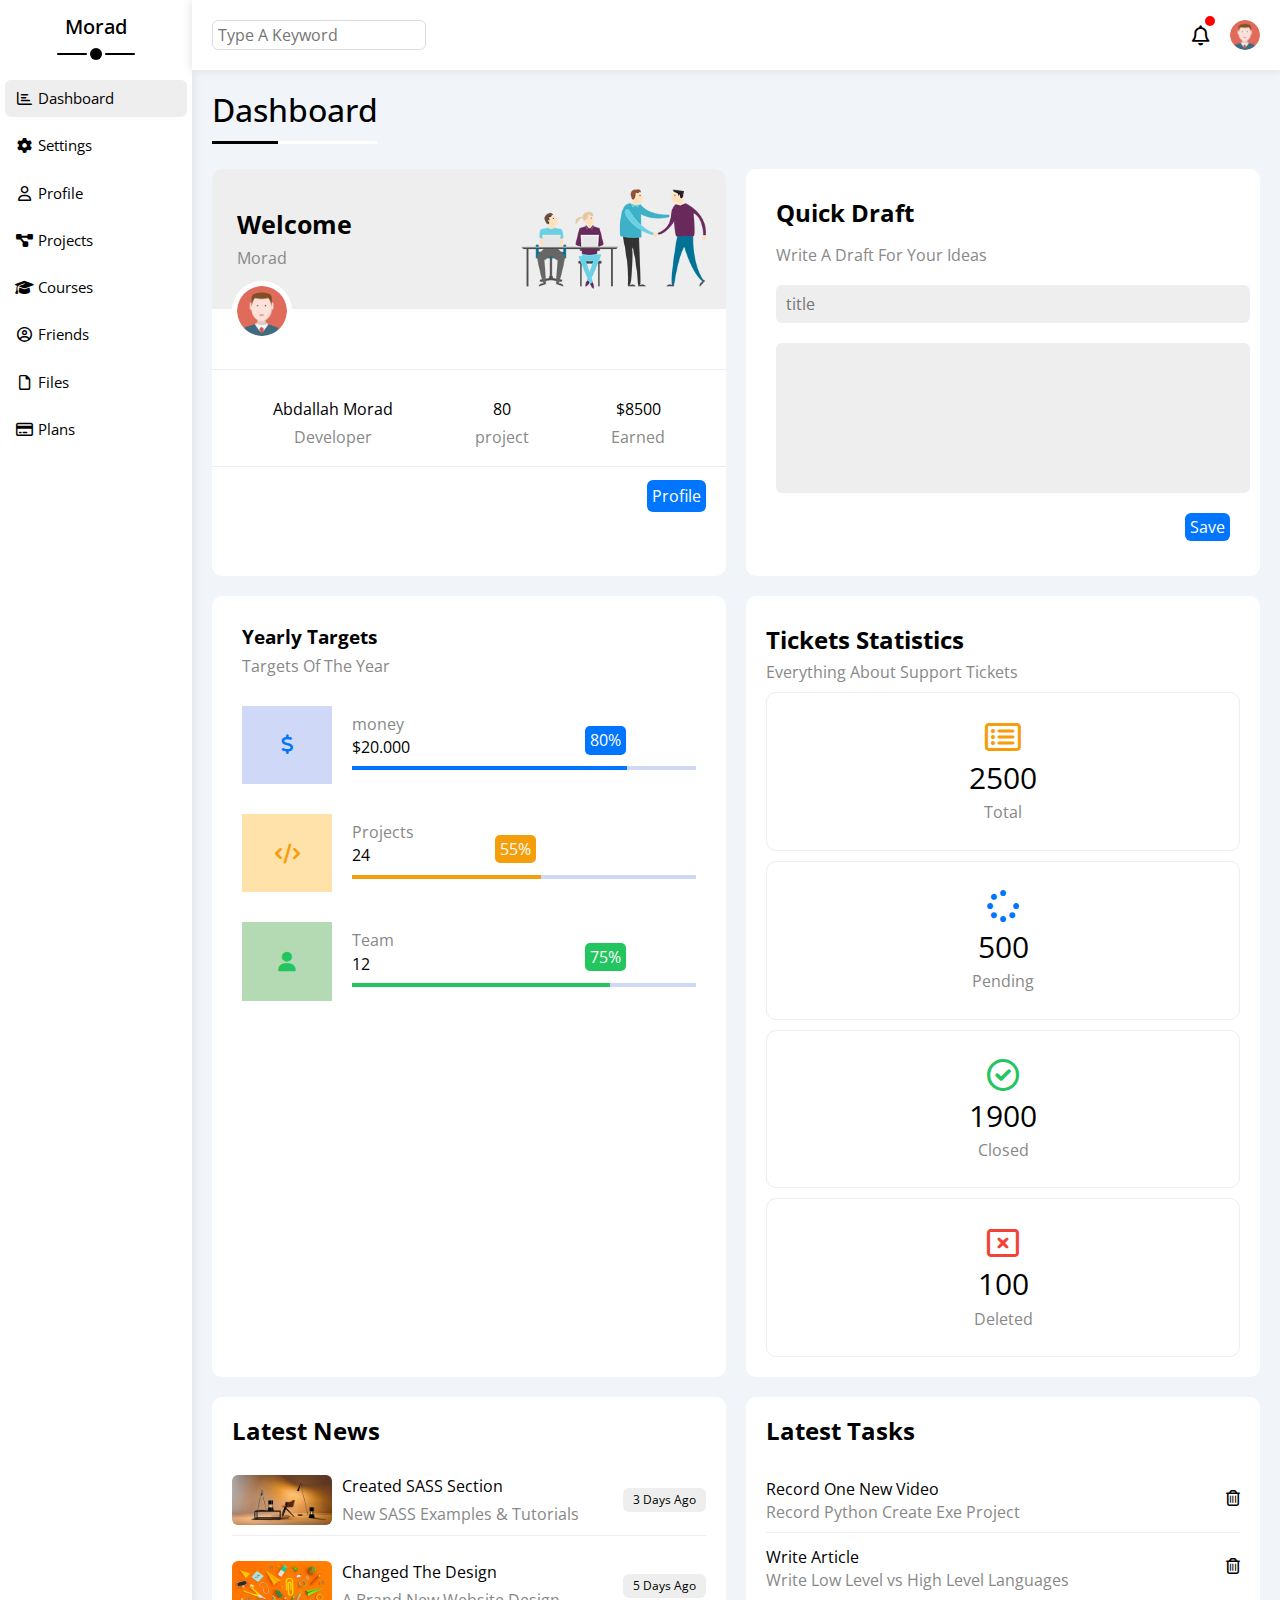
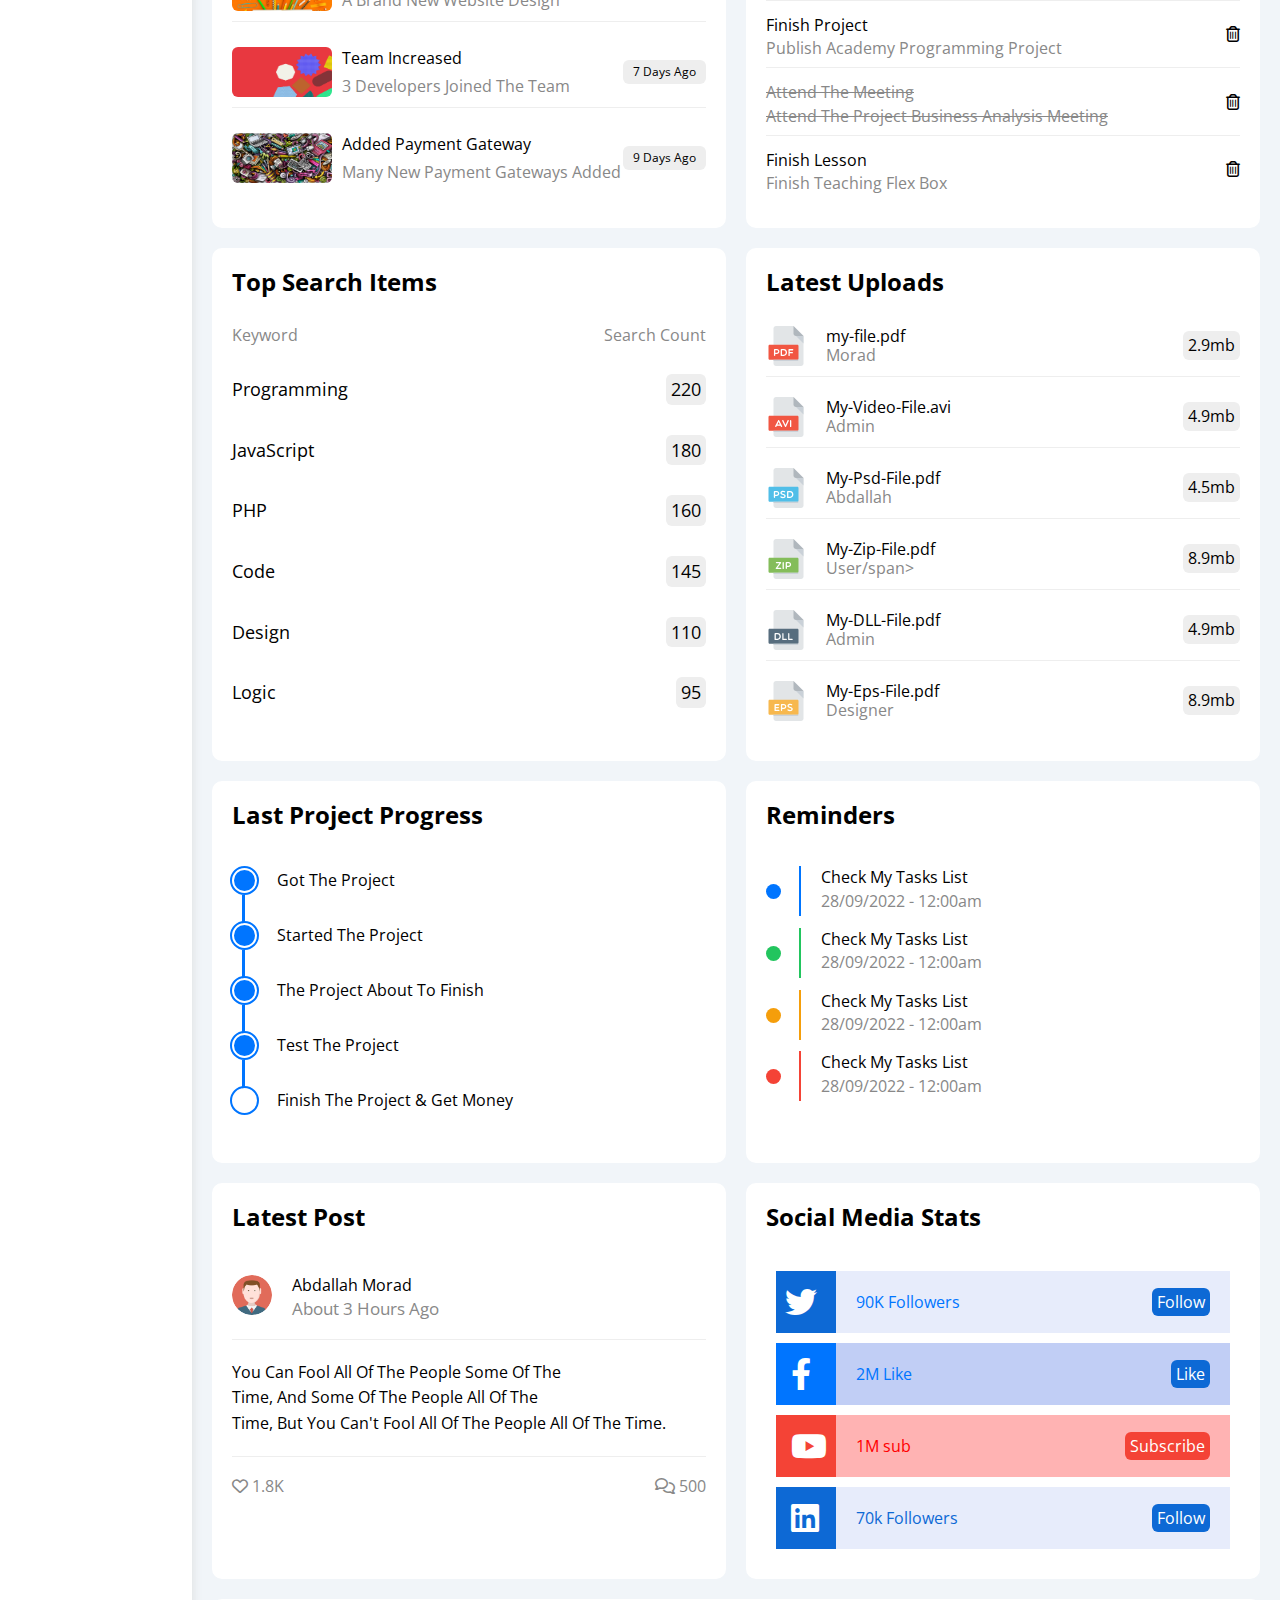
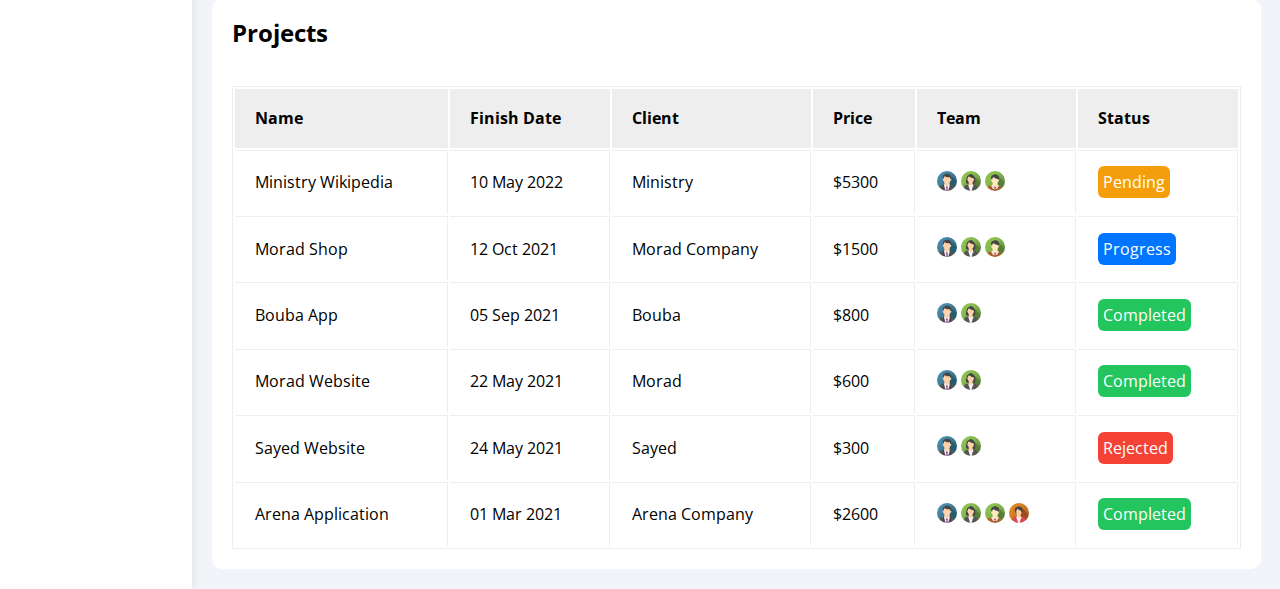
<file: index.html>
<!DOCTYPE html>
<html lang="en">
  <head>
    <meta charset="UTF-8" />
    <meta http-equiv="X-UA-Compatible" content="IE=edge" />
    <meta name="viewport" content="width=device-width, initial-scale=1.0" />
    <title>Dashboard</title>
    <!-- render all element  normally-->
    <link rel="stylesheet" href="css/normalize.css" />
    <!--font awesome library  -->
    <link rel="stylesheet" href="css/all.min.css" />
    <!-- main template css file -->
    <link rel="stylesheet" href="css/morad.css" />
    <!-- google fonts -->
    <link rel="preconnect" href="https://fonts.googleapis.com" />
    <link rel="preconnect" href="https://fonts.gstatic.com" crossorigin />
    <link
      href="https://fonts.googleapis.com/css2?family=Open+Sans:wght@400;700&display=swap"
      rel="stylesheet"
    />
  </head>
  <body>
    <div class="page">
      <!-- start side bar  -->
      <div class="side-bar">
        <h5>Morad</h5>
        <div class="empty"></div>
        <ul>
          <li class="active">
              <a href="index.html">
                <i class="fa-regular fa-chart-bar fa-fw"></i>
                <span>Dashboard</span>  
            </a>
          </li>
          <li>
            <a href="settings.html">
              <i class="fa-solid fa-gear fa-fw"></i>
              <span>Settings</span>
            </a>
          </li>
          <li>
            <a href="profile.html">
              <i class="fa-regular fa-user fa-fw"></i>
              <span>Profile</span>
            </a>
          </li>
          <li>
            <a href="projects.html">
              <i class="fa-solid fa-diagram-project fa-fw"></i>
              <span>Projects</span>
            </a>
          </li>
          <li>
            <a href="courses.html">
              <i class="fa-solid fa-graduation-cap fa-fw"></i>
              <span>Courses</span>
            </a>
          </li>
          <li>
            <a href="friends.html">
              <i class="fa-regular fa-circle-user fa-fw"></i>
              <span>Friends</span>
            </a>
          </li>
          <li>
            <a href="files.html">
              <i class="fa-regular fa-file fa-fw"></i>
              <span>Files</span>
            </a>
          </li>
          <li>
            <a href="plans.html">
              <i class="fa-regular fa-credit-card fa-fw"></i>
              <span>Plans</span>
            </a>
          </li>

        </ul>
        </a>
      </div>
      <!-- end side bar  -->
      <!-- start dashboard-content  -->
      <div class="dashboard-content">
        <header>
          <input type="search" placeholder="Type A Keyword">
          <div class="info">
            <span><i class="fa-regular fa-bell fa-lg"></i></span>
            <img src="images/avatar.png" alt="">
          </div>
        </header>
        <!-- start section Dashboard  -->
        <div class="dashboard">
        <div class="head">
          <h1>Dashboard</h1>
        </div>
        <div class="content">
          <!-- start welcome  -->
          <div class="welcome">
            <div class="box-1">
              <div>
                <h3>Welcome</h3>
                <p>Morad</p>
                <img class="image" src="images/avatar.png" alt="">
              </div>
              <img src="images/welcome.png" alt="">
            </div>
            <div class="box-2">
              <div class="one"></div>
              <div class="two">
                <div>
                  <p>Abdallah Morad</p>
                  <span>Developer</span>
                </div>
                <div>
                  <p>80</p>
                  <span>project</span>
                </div>
                <div>
                  <p>$8500</p>
                  <span>Earned</span>
                </div>

              </div>
              <div class="three">
                <a href="#">Profile</a>
              </div>
            </div>
          </div>
          <!-- end welcome  -->
          <!-- start draft  -->
          <div class="draft">
            <h2>Quick Draft</h2>
          <p>Write A Draft For Your Ideas</p>
            <div class="input">
              <form action="">
                <input type="text" placeholder="title">
                <input class="input-1" type="text ">
              </form>
            </div>

            <div class="div-save">
              <input class="save" type="submit" value="Save">
            </div>
        </div>
        <!-- end draft  -->
        <!-- start target  -->
        <div class="target">
          <h3>Yearly Targets</h3>
          <p class="p">Targets Of The Year</p>
          <div class="box">
            <div class="icon">
              <i class="fa-solid fa-dollar-sign fa-lg c-blue"></i>
            </div>
            <div class="target-content">
              <p>money</p>
              <span>$20.000</span>
              <div class="rate"></div>
            </div>
          </div>
          <div class="box">
            <div class="icon" id="icon-orange">
              <i id="orange" class="fa-solid fa-code fa-lg c-orange"></i>
            </div>
            <div class="target-content">
              <p>Projects</p>
              <span>24</span>
              <div class="rate" id="rate-1"></div>
            </div>
          </div>
          <div class="box">
            <div class="icon" id="icon-green">
              <i id="green" class="fa-solid fa-user fa-lg c-green"></i>
            </div>
            <div class="target-content">
              <p>Team</p>
              <span>12</span>
              <div class="rate" id="rate-2"></div>
            </div>
          </div>
        </div>
        <!-- end  target  -->
        <!-- start Tickets Statistics  -->
        <div class="tickets">
          <h2>Tickets Statistics</h2>
          <p>Everything About Support Tickets</p>
          <div class="tickets-content">
            <div class="box">
              <div><i class="fa-regular fa-rectangle-list fa-2x mb-10 c-orange"></i></div>
              <span>2500</span>
              <p>Total</p>
            </div>
            <div class="box">
              <div><i class="fa-solid fa-spinner fa-2x mb-10 c-blue"></i></div>
              <span>500</span>
              <p>Pending</p>
            </div>
            <div class="box">
              <div><i class="fa-regular fa-circle-check fa-2x mb-10 c-green"></i></div>
              <span>1900</span>
              <p>Closed</p>
            </div>
            <div class="box">
              <div><i class="fa-regular fa-rectangle-xmark fa-2x mb-10 c-red"></i></div>
              <span>100</span>
              <p>Deleted</p>
            </div>
          </div>
        </div>
        <!-- end Tickets Statistics  -->
        <!-- start News  -->
        <div class="news">
          <h2>Latest News</h2>
          <div class="box">
            <div class="flex">
              <img src="images/news-01.png" alt="">
              <div class="text">
                <p>Created SASS Section</p>
                <span>New SASS Examples & Tutorials</span>
              </div>
            </div>
            <div class="days">3 Days Ago</div>
          </div>
          <div class="box">
            <div class="flex">
              <img src="images/news-02.png" alt="">
              <div class="text">
                <p>Changed The Design</p>
                <span>A Brand New Website Design</span>
              </div>
            </div>
            <div class="days">5 Days Ago</div>
          </div>
          <div class="box">
            <div class="flex">
              <img src="images/news-03.png" alt="">
              <div class="text">
                <p>Team Increased</p>
                <span>3 Developers Joined The Team</span>
              </div>
            </div>
            <div class="days">7 Days Ago</div>
          </div>
          <div class="box" id="none">
            <div class="flex">
              <img src="images/news-04.png" alt="">
              <div class="text">
                <p>Added Payment Gateway</p>
                <span>Many New Payment Gateways Added</span>
              </div>
            </div>
            <div class="days">9 Days Ago</div>
          </div>

        </div>
        <!-- end News  -->
        <!-- start tasks  -->
        <div class="tasks">
          <h2>Latest Tasks</h2>
          <div class="box">
            <div>
              <p>Record One New Video</p>
              <span>Record Python Create Exe Project</span>
            </div>
            <i class="fa-regular fa-trash-can delete"></i>
          </div>
          <div class="box">
            <div>
              <p>Write Article</p>
              <span>Write Low Level vs High Level Languages</span>
            </div>
            <i class="fa-regular fa-trash-can delete"></i>
          </div>
          <div class="box">
            <div>
              <p>Finish Project</p>
              <span>Publish Academy Programming Project</span>
            </div>
            <i class="fa-regular fa-trash-can delete"></i>
          </div>
          <div class="box">
            <div>
              <p><del>Attend The Meeting</del></p>
              <span><del>Attend The Project Business Analysis Meeting</del></span>
            </div>
            <i class="fa-regular fa-trash-can delete"></i>
          </div>
          <div class="box" id="none">
            <div>
              <p>Finish Lesson</p>
              <span>Finish Teaching Flex Box</span>
            </div>
            <i class="fa-regular fa-trash-can delete"></i>
          </div>

        </div>
        <!-- end tasks  -->
        <!-- start search  -->
        <div class="search">
          <h2>Top Search Items</h2>
          <div class="box-1">
            <div>Keyword</div>
            <div>Search Count</div>
          </div>
          <div class="box">
            <p>Programming</p>
            <div>220</div>
          </div>
          <div class="box">
            <p>JavaScript</p>
            <div>180</div>
          </div>
          <div class="box">
            <p>PHP</p>
            <div>160</div>
          </div>
          <div class="box">
            <p>Code</p>
            <div>145</div>
          </div>
          <div class="box">
            <p>Design</p>
            <div>110</div>
          </div>
          <div class="box">
            <p>Logic</p>
            <div>95</div>
          </div>
        </div>
        <!-- end search  -->
        <!-- start upload  -->
        <div class="upload">
          <h2>Latest Uploads</h2>
          <div class="box">
            <div class="info">
              <img src="images/pdf.svg" alt="">
              <div class="text">
                <div>my-file.pdf</div>
                <span>Morad</span>
              </div>
            </div>
            <p>2.9mb</p>
          </div>
          <div class="box">
            <div class="info">
              <img src="images/avi.svg" alt="">
              <div class="text">
                <div>My-Video-File.avi</div>
                <span>Admin</span>
              </div>
            </div>
            <p>4.9mb</p>
          </div>
          <div class="box">
            <div class="info">
              <img src="images/psd.svg" alt="">
              <div class="text">
                <div>My-Psd-File.pdf</div>
                <span>Abdallah</span>
              </div>
            </div>
            <p>4.5mb</p>
          </div>
          <div class="box">
            <div class="info">
              <img src="images/zip.svg" alt="">
              <div class="text">
                <div>My-Zip-File.pdf</div>
                <span>User/span>
              </div>
            </div>
            <p>8.9mb</p>
          </div>
          <div class="box">
            <div class="info">
              <img src="images/dll.svg" alt="">
              <div class="text">
                <div>My-DLL-File.pdf</div>
                <span>Admin</span>
              </div>
            </div>
            <p>4.9mb</p>
          </div>
          <div class="box" id="none">
            <div class="info">
              <img src="images/eps.svg" alt="">
              <div class="text">
                <div>My-Eps-File.pdf</div>
                <span>Designer</span>
              </div>
            </div>
            <p>8.9mb</p>
          </div>
        </div>
        <!-- end upload  -->
        <!-- start project  -->
        <div class="project">
          <h2>Last Project Progress</h2>
          <div class="box">
            <div></div>
            <p>Got The Project</p>
          </div>
          <div class="box">
            <div></div>
            <p>Started The Project</p>
          </div>
          <div class="box">
            <div></div>
            <p>The Project About To Finish</p>
          </div>
          <div class="box">
            <div></div>
            <p>Test The Project</p>
          </div>
          <div class="box-last">
            <div></div>
            <p>Finish The Project & Get Money</p>
          </div>
        </div>
        <!-- end project  -->
        <!-- start reminder  -->
        <div class="reminder">
          <h2>Reminders</h2>
          <div class="box-1">
            <span></span>
            <div class="text">
              <div>Check My Tasks List</div>
              <p>28/09/2022 - 12:00am</p>
            </div>
          </div>
          <div class="box-2">
            <span></span>
            <div class="text">
              <div>Check My Tasks List</div>
              <p>28/09/2022 - 12:00am</p>
            </div>
          </div>
          <div class="box-3">
            <span></span>
            <div class="text">
              <div>Check My Tasks List</div>
              <p>28/09/2022 - 12:00am</p>
            </div>
          </div>
          <div class="box-4">
            <span></span>
            <div class="text">
              <div>Check My Tasks List</div>
              <p>28/09/2022 - 12:00am</p>
            </div>
          </div>
        </div>
        <!-- end reminder  -->
        <!-- start post  -->
        <div class="post">
          <h2>Latest Post</h2>
          <div class="box-1">
            <img src="images/avatar.png" alt="">
            <div class="text">
              <p>Abdallah Morad</p>
              <span>About 3 Hours Ago</span>
            </div>
          </div>
          <div class="box-2">
            You Can Fool All Of The People Some Of The <br>
            Time, And Some Of The People All Of The <br>
            Time, But You Can't Fool All Of The People All Of The Time.
          </div>
          <div class="box-3">
            <div class="love">
              <i class="fa-regular fa-heart"></i>
              <span>1.8K</span>
            </div>
            <div class="message">
              <i class="fa-regular fa-comments"></i>
              <span>500</span>
            </div>
          </div>
        </div>
        <!-- end post  -->
        <!-- start social  -->
        <div class="social">
          <h2>Social Media Stats</h2>
          <div class="box-1">
            <div class="icon">
              <i class="fa-brands fa-twitter fa-2x c-white h-full center-flex"></i>
              <p>90K Followers</p>
            </div>
            <span>Follow</span>
          </div>
          <div class="box-2">
            <div class="icon">
              <i class="fa-brands fa-facebook-f fa-2x c-white h-full center-flex"></i>
              <p>2M Like</p>
            </div>
            <span>Like</span>
          </div>
          <div class="box-3">
            <div class="icon">
              <i class="fa-brands fa-youtube fa-2x c-white h-full center-flex"></i>
              <p>1M sub</p>
            </div>
            <span>Subscribe</span>
          </div>
          <div class="box-4">
            <div class="icon">
              <i class="fa-brands fa-linkedin fa-2x c-white h-full center-flex"></i>
              <p>70k Followers</p>
            </div>
            <span>Follow</span>
          </div>
        </div>
        <!-- end social  -->
        <!-- start table  -->
        <div class="table">
          <h2>Projects</h2>
          <table class="fs-15 w-full">
            <thead>
              <tr>
                <td>Name</td>
                <td>Finish Date</td>
                <td>Client</td>
                <td>Price</td>
                <td>Team</td>
                <td>Status</td>
              </tr>
            </thead>
            <tbody>
              <tr>
                <td>Ministry Wikipedia</td>
                <td>10 May 2022</td>
                <td>Ministry</td>
                <td>$5300</td>
                <td>
                  <img src="images/team-01.png" alt="" />
                  <img src="images/team-02.png" alt="" />
                  <img src="images/team-03.png" alt="" />
                </td>
                <td>
                  <span class="orange">Pending</span>
                </td>
              </tr>
              <tr>
                <td>Morad Shop</td>
                <td>12 Oct 2021</td>
                <td>Morad Company</td>
                <td>$1500</td>
                <td>
                  <img src="images/team-01.png" alt="" />
                  <img src="images/team-02.png" alt="" />
                  <img src="images/team-03.png" alt="" />

                </td>
                <td><span class="blue">Progress</span></td>
              </tr>
              <tr>
                <td>Bouba App</td>
                <td>05 Sep 2021</td>
                <td>Bouba</td>
                <td>$800</td>
                <td>
                  <img src="images/team-01.png" alt="" />
                  <img src="images/team-02.png" alt="" />
                </td>
                <td><span class="green">Completed</span></td>
              </tr>
              <tr>
                <td>Morad Website</td>
                <td>22 May 2021</td>
                <td>Morad</td>
                <td>$600</td>
                <td>
                  <img src="images/team-01.png" alt="" />
                  <img src="images/team-02.png" alt="" />
                </td>
                <td><span class="green">Completed</span></td>
              </tr>
              <tr>
                <td>Sayed Website</td>
                <td>24 May 2021</td>
                <td>Sayed</td>
                <td>$300</td>
                <td>
                  <img src="images/team-01.png" alt="" />
                  <img src="images/team-02.png" alt="" />
                </td>
                <td><span class="red">Rejected</span></td>
              </tr>
              <tr>
                <td>Arena Application</td>
                <td>01 Mar 2021</td>
                <td>Arena Company</td>
                <td>$2600</td>
                <td>
                  <img src="images/team-01.png" alt="" />
                  <img src="images/team-02.png" alt="" />
                  <img src="images/team-03.png" alt="" />
                  <img src="images/team-04.png" alt="">
                </td>
                <td><span class="green">Completed</span></td>
              </tr>
            </tbody>
          </table>
        </div>
        <!-- end table  -->
        </div>
        </div>
        <!-- end section Dashboard  -->
      </div>
      <!-- end dashboard-content  -->
    </div>
  </body>
</html>
</file>
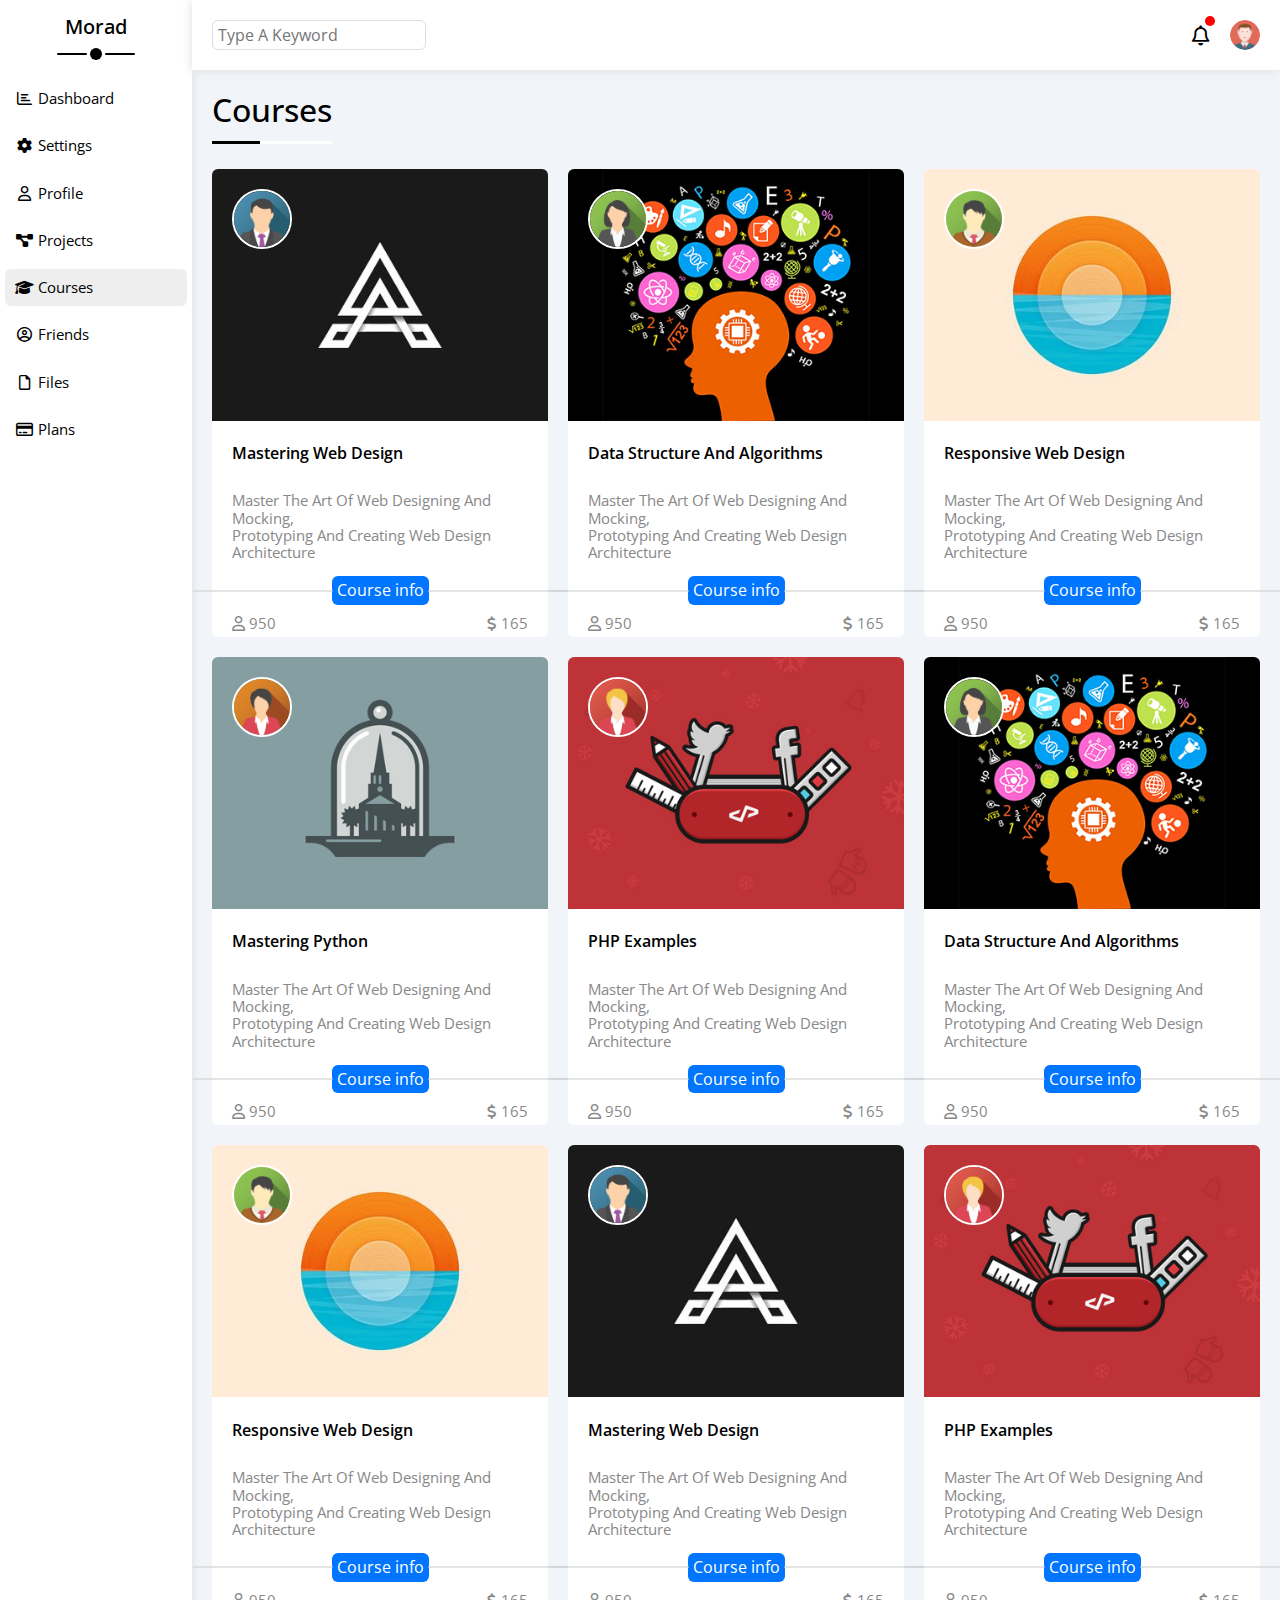
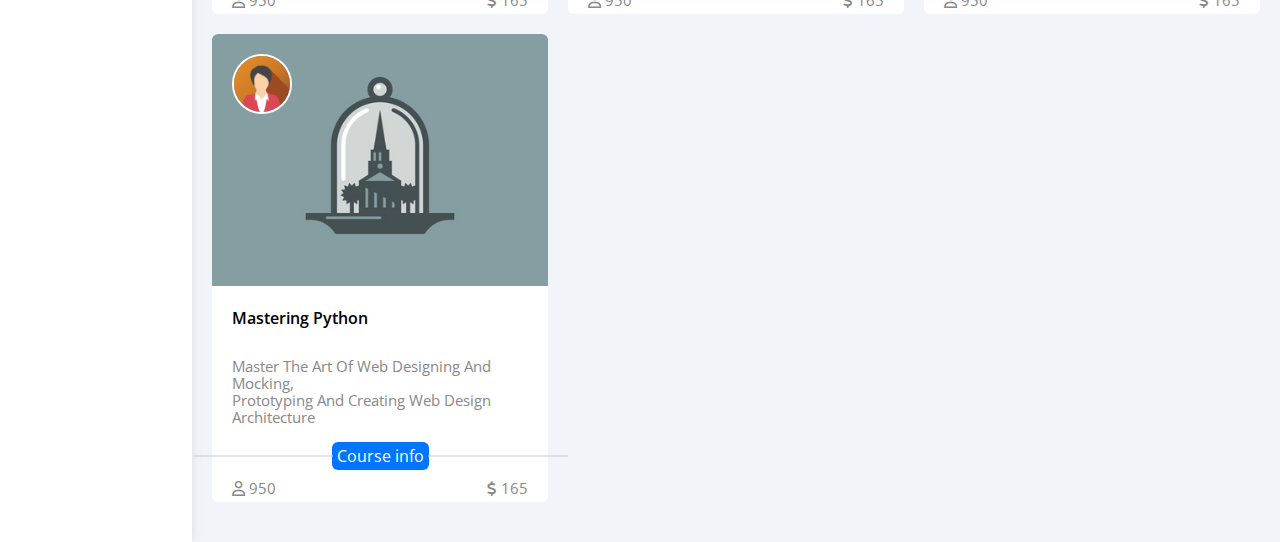
<file: courses.html>
<!DOCTYPE html>
<html lang="en">
<head>
    <meta charset="UTF-8" />
    <meta http-equiv="X-UA-Compatible" content="IE=edge" />
    <meta name="viewport" content="width=device-width, initial-scale=1.0" />
    <title>Courses</title>
    <!-- render all element  normally-->
    <link rel="stylesheet" href="css/normalize.css" />
    <!--font awesome library  -->
    <link rel="stylesheet" href="css/all.min.css" />
    <!-- main template css file -->
    <link rel="stylesheet" href="css/morad.css" />
    <!-- google fonts -->
    <link rel="preconnect" href="https://fonts.googleapis.com" />
    <link rel="preconnect" href="https://fonts.gstatic.com" crossorigin />
    <link href="https://fonts.googleapis.com/css2?family=Open+Sans:wght@400;700&display=swap" rel="stylesheet" />
</head>

<body>
    <div class="page">
        <!-- start side bar  -->
        <div class="side-bar">
            <h5>Morad</h5>
            <div class="empty"></div>
            <ul>
                <li>
                    <a href="index.html">
                        <i class="fa-regular fa-chart-bar fa-fw"></i>
                        <span>Dashboard</span>
                    </a>
                </li>
                <li>
                    <a href="settings.html">
                        <i class="fa-solid fa-gear fa-fw"></i>
                        <span>Settings</span>
                    </a>
                </li>
                <li>
                    <a href="profile.html">
                        <i class="fa-regular fa-user fa-fw"></i>
                        <span>Profile</span>
                    </a>
                </li>
                <li>
                    <a href="projects.html">
                        <i class="fa-solid fa-diagram-project fa-fw"></i>
                        <span>Projects</span>
                    </a>
                </li>
                <li class="active">
                    <a href="courses.html">
                        <i class="fa-solid fa-graduation-cap fa-fw"></i>
                        <span>Courses</span>
                    </a>
                </li>
                <li>
                    <a href="friends.html">
                        <i class="fa-regular fa-circle-user fa-fw"></i>
                        <span>Friends</span>
                    </a>
                </li>
                <li>
                    <a href="files.html">
                        <i class="fa-regular fa-file fa-fw"></i>
                        <span>Files</span>
                    </a>
                </li>
                <li>
                    <a href="plans.html">
                        <i class="fa-regular fa-credit-card fa-fw"></i>
                        <span>Plans</span>
                    </a>
                </li>

            </ul>
            </a>
        </div>
        <!-- end side bar  -->
        <!-- start courses page  -->
        <div class="courses">
            <header>
                <input type="search" placeholder="Type A Keyword">
                <div class="info">
                    <span><i class="fa-regular fa-bell fa-lg"></i></span>
                    <img src="images/avatar.png" alt="">
                </div>
            </header>
            <div class="courses-content">
                <div class="head">
                    <h1>Courses</h1>
                </div>
                <!-- start content  -->
                <div class="content">
                    <div class="box">
                        <div class="image">
                            <img src="images/course-01.jpg" alt="">
                            <img class="move" src="images/team-01.png" alt="">
                        </div>
                        <p>Mastering Web Design</p>
                        <p class="p">Master The Art Of Web Designing And Mocking, <br>
                        Prototyping And Creating Web Design Architecture</p>
                        <div class="info">Course info</div>
                        <div class="number">
                            <span>
                                <i class="fa-regular fa-user"></i>
                                950
                                </span>
                                <span>
                                <i class="fa-solid fa-dollar-sign"></i>
                                165
                                </span>
                        </div>
                    </div>
                    <div class="box">
                        <div class="image">
                            <img src="images/course-02.jpg" alt="">
                            <img class="move" src="images/team-02.png" alt="">
                        </div>
                        <p>Data Structure And Algorithms</p>
                        <p class="p">Master The Art Of Web Designing And Mocking, <br>
                        Prototyping And Creating Web Design Architecture</p>
                        <div class="info">Course info</div>
                        <div class="number">
                            <span>
                                <i class="fa-regular fa-user"></i>
                                950
                                </span>
                                <span>
                                <i class="fa-solid fa-dollar-sign"></i>
                                165
                                </span>
                        </div>
                    </div>
                    <div class="box">
                        <div class="image">
                            <img src="images/course-03.jpg" alt="">
                            <img class="move" src="images/team-03.png" alt="">
                        </div>
                        <p>Responsive Web Design</p>
                        <p class="p">Master The Art Of Web Designing And Mocking, <br>
                        Prototyping And Creating Web Design Architecture</p>
                        <div class="info">Course info</div>
                        <div class="number">
                            <span>
                                <i class="fa-regular fa-user"></i>
                                950
                                </span>
                                <span>
                                <i class="fa-solid fa-dollar-sign"></i>
                                165
                                </span>
                        </div>
                    </div>
                    <div class="box">
                        <div class="image">
                            <img src="images/course-04.jpg" alt="">
                            <img class="move" src="images/team-04.png" alt="">
                        </div>
                        <p>Mastering Python</p>
                        <p class="p">Master The Art Of Web Designing And Mocking, <br>
                        Prototyping And Creating Web Design Architecture</p>
                        <div class="info">Course info</div>
                        <div class="number">
                            <span>
                                <i class="fa-regular fa-user"></i>
                                950
                                </span>
                                <span>
                                <i class="fa-solid fa-dollar-sign"></i>
                                165
                                </span>
                        </div>
                    </div>
                    <div class="box">
                        <div class="image">
                            <img src="images/course-05.jpg" alt="">
                            <img class="move" src="images/team-05.png" alt="">
                        </div>
                        <p>PHP Examples</p>
                        <p class="p">Master The Art Of Web Designing And Mocking, <br>
                        Prototyping And Creating Web Design Architecture</p>
                        <div class="info">Course info</div>
                        <div class="number">
                            <span>
                                <i class="fa-regular fa-user"></i>
                                950
                                </span>
                                <span>
                                <i class="fa-solid fa-dollar-sign"></i>
                                165
                                </span>
                        </div>
                    </div>
                    <div class="box">
                        <div class="image">
                            <img src="images/course-02.jpg" alt="">
                            <img class="move" src="images/team-02.png" alt="">
                        </div>
                        <p>Data Structure And Algorithms</p>
                        <p class="p">Master The Art Of Web Designing And Mocking, <br>
                        Prototyping And Creating Web Design Architecture</p>
                        <div class="info">Course info</div>
                        <div class="number">
                            <span>
                                <i class="fa-regular fa-user"></i>
                                950
                                </span>
                                <span>
                                <i class="fa-solid fa-dollar-sign"></i>
                                165
                                </span>
                        </div>
                    </div>
                    <div class="box">
                        <div class="image">
                            <img src="images/course-03.jpg" alt="">
                            <img class="move" src="images/team-03.png" alt="">
                        </div>
                        <p>Responsive Web Design</p>
                        <p class="p">Master The Art Of Web Designing And Mocking, <br>
                        Prototyping And Creating Web Design Architecture</p>
                        <div class="info">Course info</div>
                        <div class="number">
                            <span>
                                <i class="fa-regular fa-user"></i>
                                950
                                </span>
                                <span>
                                <i class="fa-solid fa-dollar-sign"></i>
                                165
                                </span>
                        </div>
                    </div>
                    <div class="box">
                        <div class="image">
                            <img src="images/course-01.jpg" alt="">
                            <img class="move" src="images/team-01.png" alt="">
                        </div>
                        <p>Mastering Web Design</p>
                        <p class="p">Master The Art Of Web Designing And Mocking, <br>
                        Prototyping And Creating Web Design Architecture</p>
                        <div class="info">Course info</div>
                        <div class="number">
                            <span>
                                <i class="fa-regular fa-user"></i>
                                950
                                </span>
                                <span>
                                <i class="fa-solid fa-dollar-sign"></i>
                                165
                                </span>
                        </div>
                    </div>
                    <div class="box">
                        <div class="image">
                            <img src="images/course-05.jpg" alt="">
                            <img class="move" src="images/team-05.png" alt="">
                        </div>
                        <p>PHP Examples</p>
                        <p class="p">Master The Art Of Web Designing And Mocking, <br>
                        Prototyping And Creating Web Design Architecture</p>
                        <div class="info">Course info</div>
                        <div class="number">
                            <span>
                                <i class="fa-regular fa-user"></i>
                                950
                                </span>
                                <span>
                                <i class="fa-solid fa-dollar-sign"></i>
                                165
                                </span>
                        </div>
                    </div>
                    <div class="box">
                        <div class="image">
                            <img src="images/course-04.jpg" alt="">
                            <img class="move" src="images/team-04.png" alt="">
                        </div>
                        <p>Mastering Python</p>
                        <p class="p">Master The Art Of Web Designing And Mocking, <br>
                        Prototyping And Creating Web Design Architecture</p>
                        <div class="info">Course info</div>
                        <div class="number">
                            <span>
                                <i class="fa-regular fa-user"></i>
                                950
                                </span>
                                <span>
                                <i class="fa-solid fa-dollar-sign"></i>
                                165
                                </span>
                        </div>
                    </div>
                </div>
                <!-- end content  -->
            </div>
        </div>
        <!-- courses page  -->
    </div>
    </body>
</file>
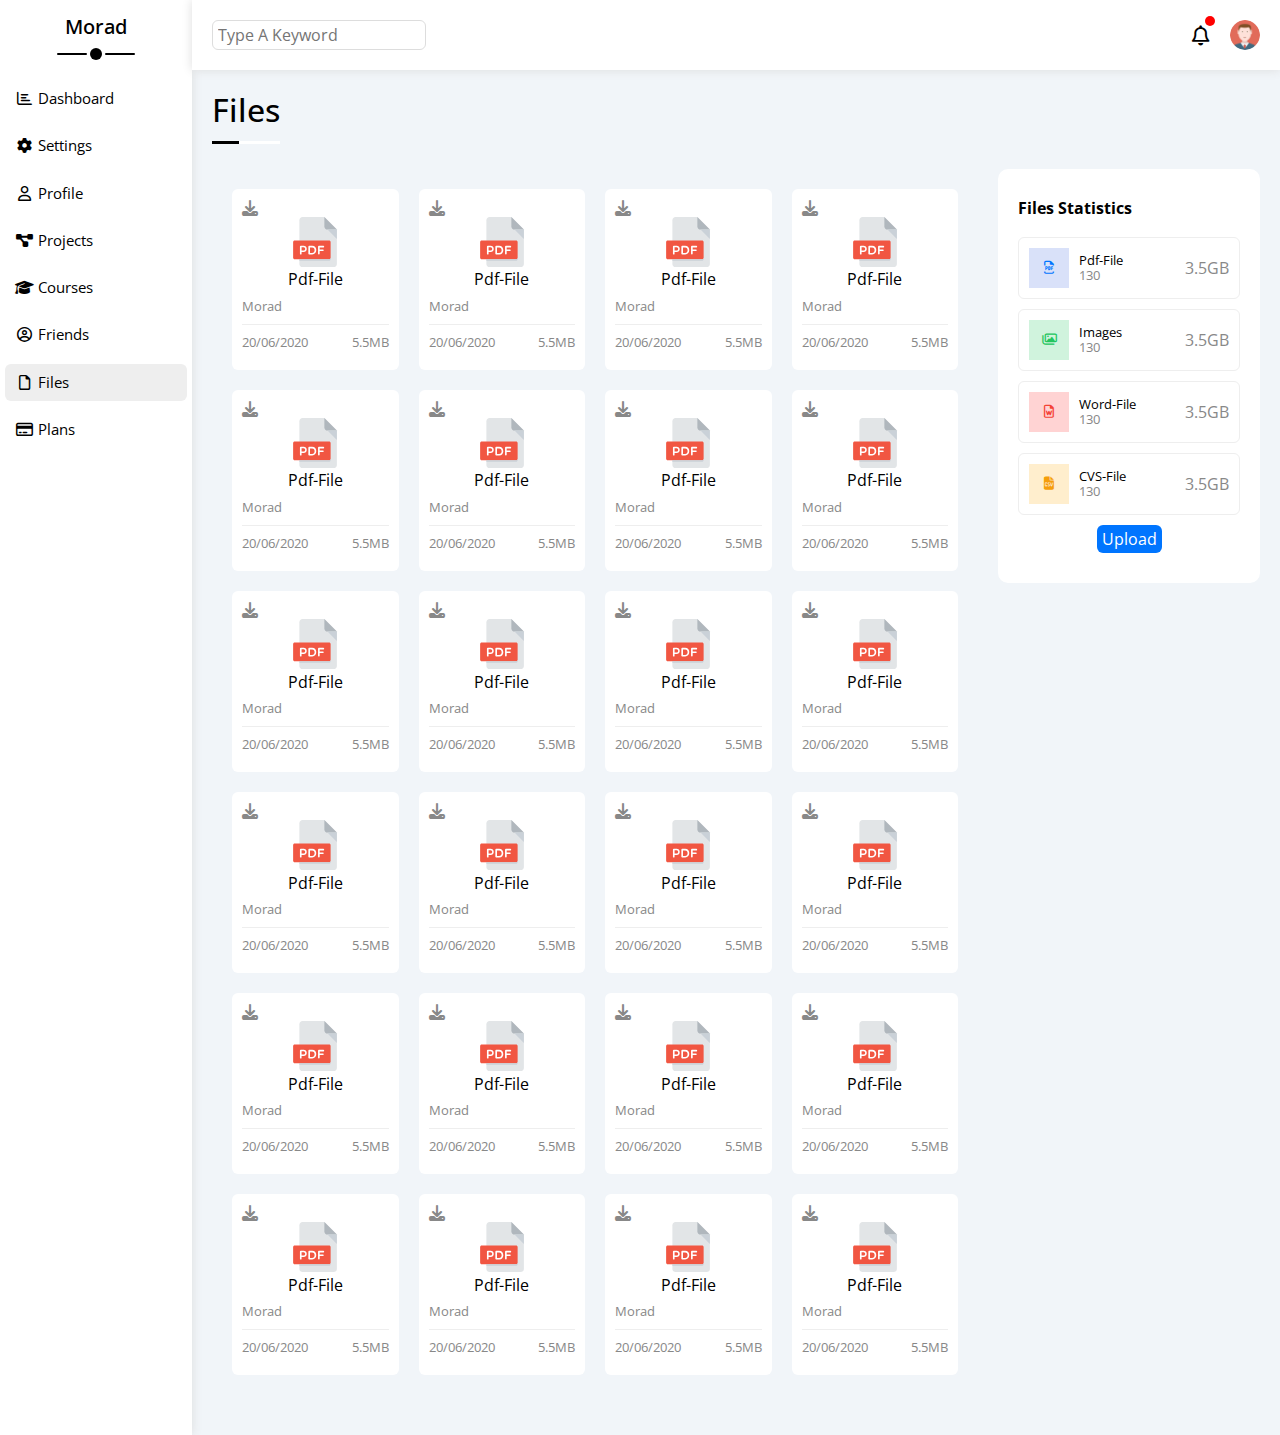
<file: files.html>
<!DOCTYPE html>
<html lang="en">
<head>
    <meta charset="UTF-8" />
    <meta http-equiv="X-UA-Compatible" content="IE=edge" />
    <meta name="viewport" content="width=device-width, initial-scale=1.0" />
    <title>Files</title>
    <!-- render all element  normally-->
    <link rel="stylesheet" href="css/normalize.css" />
    <!--font awesome library  -->
    <link rel="stylesheet" href="css/all.min.css" />
    <!-- main template css file -->
    <link rel="stylesheet" href="css/morad.css" />
    <!-- google fonts -->
    <link rel="preconnect" href="https://fonts.googleapis.com" />
    <link rel="preconnect" href="https://fonts.gstatic.com" crossorigin />
    <link href="https://fonts.googleapis.com/css2?family=Open+Sans:wght@400;700&display=swap" rel="stylesheet" />
</head>

<body>
    <div class="page">
        <!-- start side bar  -->
        <div class="side-bar">
            <h5>Morad</h5>
            <div class="empty"></div>
            <ul>
                <li>
                    <a href="index.html">
                        <i class="fa-regular fa-chart-bar fa-fw"></i>
                        <span>Dashboard</span>
                    </a>
                </li>
                <li>
                    <a href="settings.html">
                        <i class="fa-solid fa-gear fa-fw"></i>
                        <span>Settings</span>
                    </a>
                </li>
                <li>
                    <a href="profile.html">
                        <i class="fa-regular fa-user fa-fw"></i>
                        <span>Profile</span>
                    </a>
                </li>
                <li>
                    <a href="projects.html">
                        <i class="fa-solid fa-diagram-project fa-fw"></i>
                        <span>Projects</span>
                    </a>
                </li>
                <li>
                    <a href="courses.html">
                        <i class="fa-solid fa-graduation-cap fa-fw"></i>
                        <span>Courses</span>
                    </a>
                </li>
                <li>
                    <a href="friends.html">
                        <i class="fa-regular fa-circle-user fa-fw"></i>
                        <span>Friends</span>
                    </a>
                </li>
                <li class="active">
                    <a href="files.html">
                        <i class="fa-regular fa-file fa-fw"></i>
                        <span>Files</span>
                    </a>
                </li>
                <li>
                    <a href="plans.html">
                        <i class="fa-regular fa-credit-card fa-fw"></i>
                        <span>Plans</span>
                    </a>
                </li>

            </ul>
            </a>
        </div>
        <!-- end side bar  -->
        <!-- start files page  -->
        <div class="files">
            <header>
                <input type="search" placeholder="Type A Keyword">
                <div class="info">
                    <span><i class="fa-regular fa-bell fa-lg"></i></span>
                    <img src="images/avatar.png" alt="">
                </div>
            </header>
            <div class="files-content">
                <div class="head">
                    <h1>Files</h1>
                </div>
                <!-- start content  -->
                <div class="content">
                    <div class="box-1">
                        <div class="box">
                            <i class="fa-solid fa-download c-grey p-absolute"></i>
                            <div class="image">
                                <img src="images/pdf.svg" alt="">
                                <div>Pdf-File</div>
                            </div>
                            <p class="p">Morad</p>
                            <div class="number">
                                <p>20/06/2020</p>
                                <p>5.5MB</p>
                            </div>
                        </div>
                        <div class="box">
                            <i class="fa-solid fa-download c-grey p-absolute"></i>
                            <div class="image">
                                <img src="images/pdf.svg" alt="">
                                <div>Pdf-File</div>
                            </div>
                            <p class="p">Morad</p>
                            <div class="number">
                                <p>20/06/2020</p>
                                <p>5.5MB</p>
                            </div>
                        </div>
                        <div class="box">
                            <i class="fa-solid fa-download c-grey p-absolute"></i>
                            <div class="image">
                                <img src="images/pdf.svg" alt="">
                                <div>Pdf-File</div>
                            </div>
                            <p class="p">Morad</p>
                            <div class="number">
                                <p>20/06/2020</p>
                                <p>5.5MB</p>
                            </div>
                        </div>
                        <div class="box">
                            <i class="fa-solid fa-download c-grey p-absolute"></i>
                            <div class="image">
                                <img src="images/pdf.svg" alt="">
                                <div>Pdf-File</div>
                            </div>
                            <p class="p">Morad</p>
                            <div class="number">
                                <p>20/06/2020</p>
                                <p>5.5MB</p>
                            </div>
                        </div>
                        <div class="box">
                            <i class="fa-solid fa-download c-grey p-absolute"></i>
                            <div class="image">
                                <img src="images/pdf.svg" alt="">
                                <div>Pdf-File</div>
                            </div>
                            <p class="p">Morad</p>
                            <div class="number">
                                <p>20/06/2020</p>
                                <p>5.5MB</p>
                            </div>
                        </div>
                        <div class="box">
                            <i class="fa-solid fa-download c-grey p-absolute"></i>
                            <div class="image">
                                <img src="images/pdf.svg" alt="">
                                <div>Pdf-File</div>
                            </div>
                            <p class="p">Morad</p>
                            <div class="number">
                                <p>20/06/2020</p>
                                <p>5.5MB</p>
                            </div>
                        </div>
                        <div class="box">
                            <i class="fa-solid fa-download c-grey p-absolute"></i>
                            <div class="image">
                                <img src="images/pdf.svg" alt="">
                                <div>Pdf-File</div>
                            </div>
                            <p class="p">Morad</p>
                            <div class="number">
                                <p>20/06/2020</p>
                                <p>5.5MB</p>
                            </div>
                        </div>
                        <div class="box">
                            <i class="fa-solid fa-download c-grey p-absolute"></i>
                            <div class="image">
                                <img src="images/pdf.svg" alt="">
                                <div>Pdf-File</div>
                            </div>
                            <p class="p">Morad</p>
                            <div class="number">
                                <p>20/06/2020</p>
                                <p>5.5MB</p>
                            </div>
                        </div>
                        <div class="box">
                            <i class="fa-solid fa-download c-grey p-absolute"></i>
                            <div class="image">
                                <img src="images/pdf.svg" alt="">
                                <div>Pdf-File</div>
                            </div>
                            <p class="p">Morad</p>
                            <div class="number">
                                <p>20/06/2020</p>
                                <p>5.5MB</p>
                            </div>
                        </div>
                        <div class="box">
                            <i class="fa-solid fa-download c-grey p-absolute"></i>
                            <div class="image">
                                <img src="images/pdf.svg" alt="">
                                <div>Pdf-File</div>
                            </div>
                            <p class="p">Morad</p>
                            <div class="number">
                                <p>20/06/2020</p>
                                <p>5.5MB</p>
                            </div>
                        </div>
                        <div class="box">
                            <i class="fa-solid fa-download c-grey p-absolute"></i>
                            <div class="image">
                                <img src="images/pdf.svg" alt="">
                                <div>Pdf-File</div>
                            </div>
                            <p class="p">Morad</p>
                            <div class="number">
                                <p>20/06/2020</p>
                                <p>5.5MB</p>
                            </div>
                        </div>
                        <div class="box">
                            <i class="fa-solid fa-download c-grey p-absolute"></i>
                            <div class="image">
                                <img src="images/pdf.svg" alt="">
                                <div>Pdf-File</div>
                            </div>
                            <p class="p">Morad</p>
                            <div class="number">
                                <p>20/06/2020</p>
                                <p>5.5MB</p>
                            </div>
                        </div>
                        <div class="box">
                            <i class="fa-solid fa-download c-grey p-absolute"></i>
                            <div class="image">
                                <img src="images/pdf.svg" alt="">
                                <div>Pdf-File</div>
                            </div>
                            <p class="p">Morad</p>
                            <div class="number">
                                <p>20/06/2020</p>
                                <p>5.5MB</p>
                            </div>
                        </div>
                        <div class="box">
                            <i class="fa-solid fa-download c-grey p-absolute"></i>
                            <div class="image">
                                <img src="images/pdf.svg" alt="">
                                <div>Pdf-File</div>
                            </div>
                            <p class="p">Morad</p>
                            <div class="number">
                                <p>20/06/2020</p>
                                <p>5.5MB</p>
                            </div>
                        </div>
                        <div class="box">
                            <i class="fa-solid fa-download c-grey p-absolute"></i>
                            <div class="image">
                                <img src="images/pdf.svg" alt="">
                                <div>Pdf-File</div>
                            </div>
                            <p class="p">Morad</p>
                            <div class="number">
                                <p>20/06/2020</p>
                                <p>5.5MB</p>
                            </div>
                        </div>
                        <div class="box">
                            <i class="fa-solid fa-download c-grey p-absolute"></i>
                            <div class="image">
                                <img src="images/pdf.svg" alt="">
                                <div>Pdf-File</div>
                            </div>
                            <p class="p">Morad</p>
                            <div class="number">
                                <p>20/06/2020</p>
                                <p>5.5MB</p>
                            </div>
                        </div>
                        <div class="box">
                            <i class="fa-solid fa-download c-grey p-absolute"></i>
                            <div class="image">
                                <img src="images/pdf.svg" alt="">
                                <div>Pdf-File</div>
                            </div>
                            <p class="p">Morad</p>
                            <div class="number">
                                <p>20/06/2020</p>
                                <p>5.5MB</p>
                            </div>
                        </div>
                        <div class="box">
                            <i class="fa-solid fa-download c-grey p-absolute"></i>
                            <div class="image">
                                <img src="images/pdf.svg" alt="">
                                <div>Pdf-File</div>
                            </div>
                            <p class="p">Morad</p>
                            <div class="number">
                                <p>20/06/2020</p>
                                <p>5.5MB</p>
                            </div>
                        </div>
                        <div class="box">
                            <i class="fa-solid fa-download c-grey p-absolute"></i>
                            <div class="image">
                                <img src="images/pdf.svg" alt="">
                                <div>Pdf-File</div>
                            </div>
                            <p class="p">Morad</p>
                            <div class="number">
                                <p>20/06/2020</p>
                                <p>5.5MB</p>
                            </div>
                        </div>
                        <div class="box">
                            <i class="fa-solid fa-download c-grey p-absolute"></i>
                            <div class="image">
                                <img src="images/pdf.svg" alt="">
                                <div>Pdf-File</div>
                            </div>
                            <p class="p">Morad</p>
                            <div class="number">
                                <p>20/06/2020</p>
                                <p>5.5MB</p>
                            </div>
                        </div>
                        <div class="box">
                            <i class="fa-solid fa-download c-grey p-absolute"></i>
                            <div class="image">
                                <img src="images/pdf.svg" alt="">
                                <div>Pdf-File</div>
                            </div>
                            <p class="p">Morad</p>
                            <div class="number">
                                <p>20/06/2020</p>
                                <p>5.5MB</p>
                            </div>
                        </div>
                        <div class="box">
                            <i class="fa-solid fa-download c-grey p-absolute"></i>
                            <div class="image">
                                <img src="images/pdf.svg" alt="">
                                <div>Pdf-File</div>
                            </div>
                            <p class="p">Morad</p>
                            <div class="number">
                                <p>20/06/2020</p>
                                <p>5.5MB</p>
                            </div>
                        </div>
                        <div class="box">
                            <i class="fa-solid fa-download c-grey p-absolute"></i>
                            <div class="image">
                                <img src="images/pdf.svg" alt="">
                                <div>Pdf-File</div>
                            </div>
                            <p class="p">Morad</p>
                            <div class="number">
                                <p>20/06/2020</p>
                                <p>5.5MB</p>
                            </div>
                        </div>
                        <div class="box">
                            <i class="fa-solid fa-download c-grey p-absolute"></i>
                            <div class="image">
                                <img src="images/pdf.svg" alt="">
                                <div>Pdf-File</div>
                            </div>
                            <p class="p">Morad</p>
                            <div class="number">
                                <p>20/06/2020</p>
                                <p>5.5MB</p>
                            </div>
                        </div>

                    </div>
                    <div class="box-2">
                        <h4>Files Statistics</h4>
                        <div class="col">
                            <div class="icon">
                                <i class="fa-regular fa-file-pdf fa-lg blue center-flex c-blue icon"></i>
                                <div>
                                    <p>Pdf-File</p>
                                    <span>130</span>
                                </div>
                            </div>
                            <span>3.5GB</span>
                        </div>
                        <div class="col">
                            <div class="icon">
                                <i id="c-green" class="fa-regular fa-images fa-lg green center-flex c-green icon"></i>
                                <div>
                                    <p>Images</p>
                                    <span>130</span>
                                </div>
                            </div>
                            <span>3.5GB</span>
                        </div>
                        <div class="col">
                            <div class="icon">
                                <i id="c-red" class="fa-regular fa-file-word fa-lg red center-flex c-red icon"></i>
                                <div>
                                    <p>Word-File</p>
                                    <span>130</span>
                                </div>
                            </div>
                            <span>3.5GB</span>
                        </div>
                        <div class="col">
                            <div class="icon">
                                <i id="c-orange" class="fa-solid fa-file-csv fa-lg orange center-flex c-orange icon"></i>
                                <div>
                                    <p>CVS-File</p>
                                    <span>130</span>
                                </div>
                            </div>
                            <span>3.5GB</span>
                        </div>
                        <div class="upload">Upload</div>
                    </div>

                </div>
                <!-- end content  -->
            </div>
        </div>
        <!-- courses page  -->
    </div>
    </body>
</file>
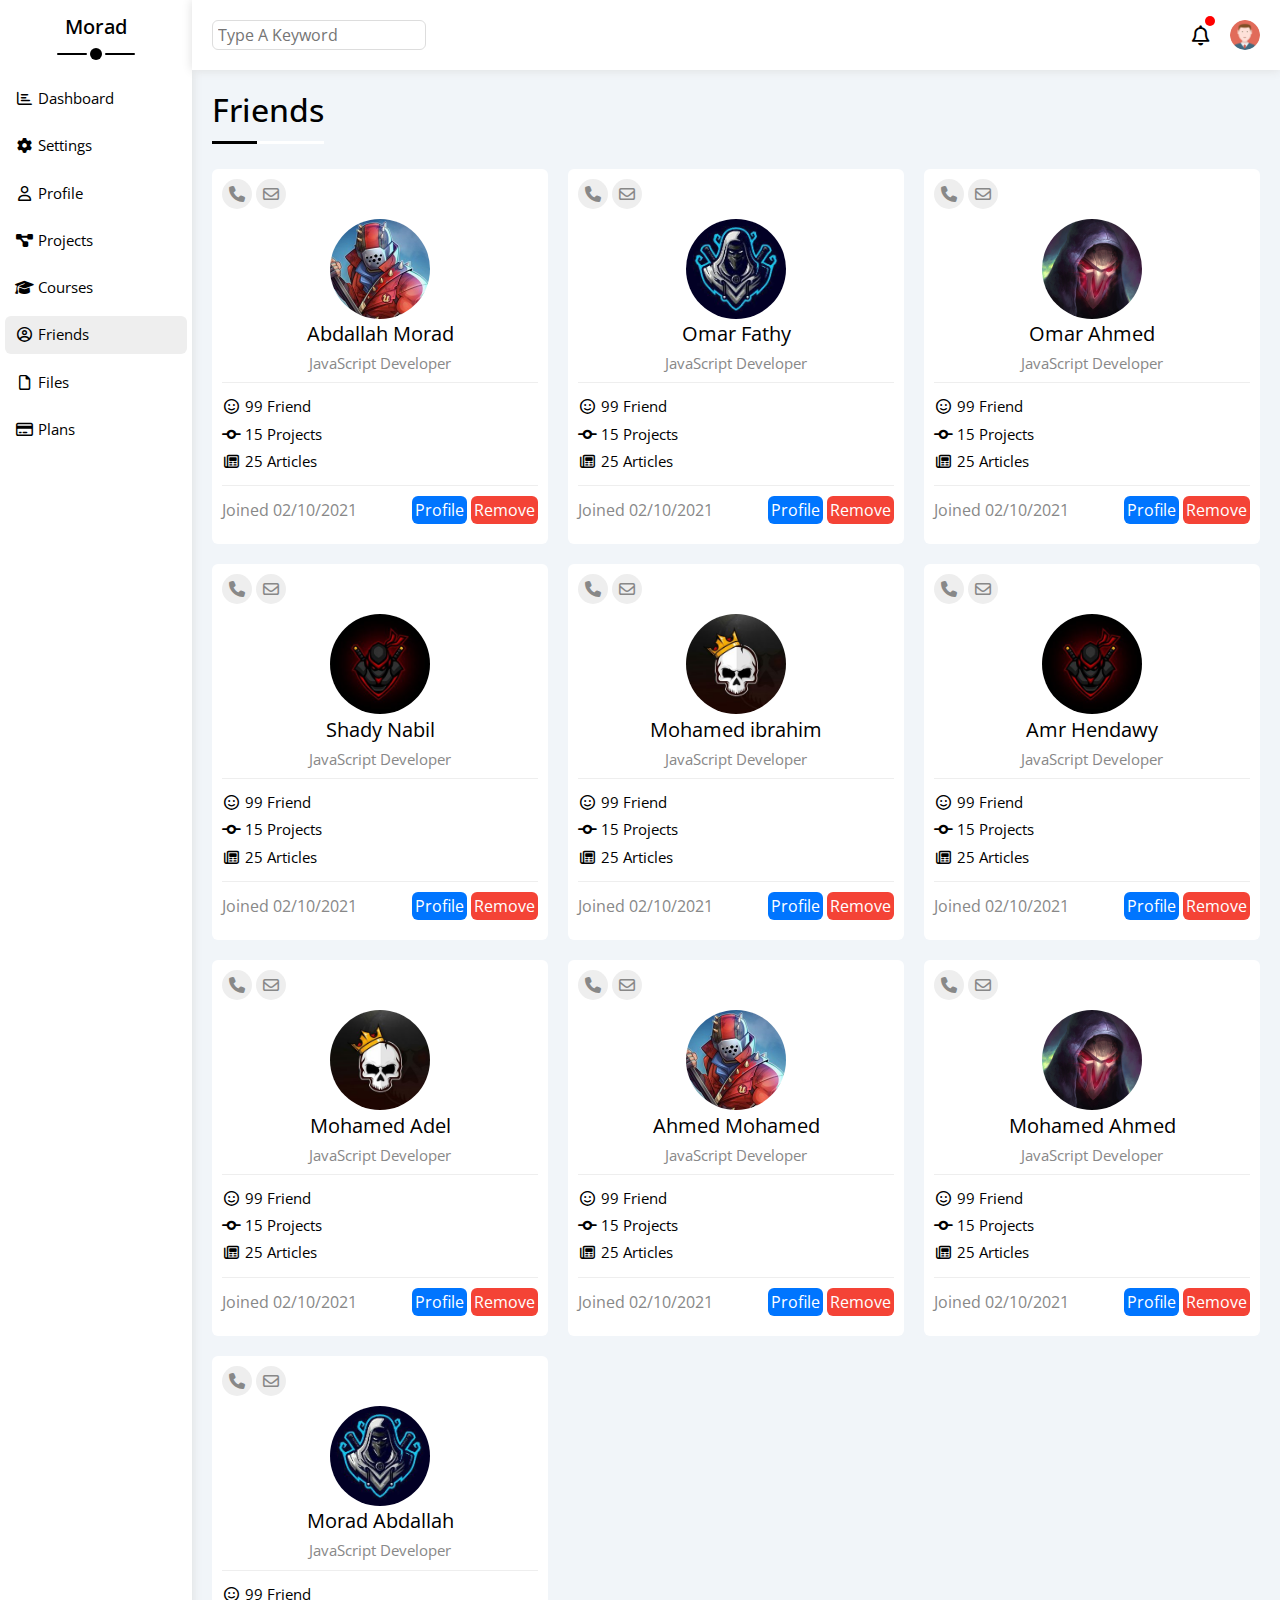
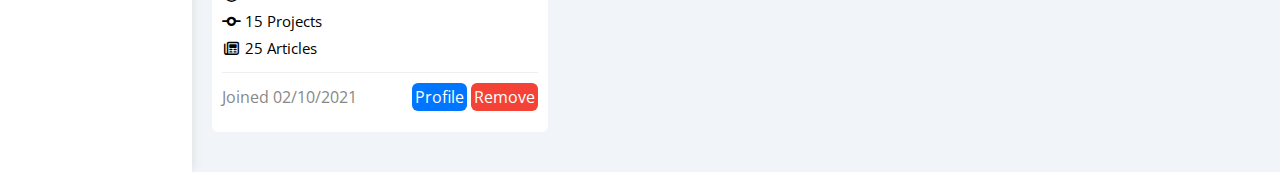
<file: friends.html>
<!DOCTYPE html>
<html lang="en">
<head>
    <meta charset="UTF-8" />
    <meta http-equiv="X-UA-Compatible" content="IE=edge" />
    <meta name="viewport" content="width=device-width, initial-scale=1.0" />
    <title>Friends</title>
    <!-- render all element  normally-->
    <link rel="stylesheet" href="css/normalize.css" />
    <!--font awesome library  -->
    <link rel="stylesheet" href="css/all.min.css" />
    <!-- main template css file -->
    <link rel="stylesheet" href="css/morad.css" />
    <!-- google fonts -->
    <link rel="preconnect" href="https://fonts.googleapis.com" />
    <link rel="preconnect" href="https://fonts.gstatic.com" crossorigin />
    <link href="https://fonts.googleapis.com/css2?family=Open+Sans:wght@400;700&display=swap" rel="stylesheet" />
</head>

<body>
    <div class="page">
        <!-- start side bar  -->
        <div class="side-bar">
            <h5>Morad</h5>
            <div class="empty"></div>
            <ul>
                <li>
                    <a href="index.html">
                        <i class="fa-regular fa-chart-bar fa-fw"></i>
                        <span>Dashboard</span>
                    </a>
                </li>
                <li>
                    <a href="settings.html">
                        <i class="fa-solid fa-gear fa-fw"></i>
                        <span>Settings</span>
                    </a>
                </li>
                <li>
                    <a href="profile.html">
                        <i class="fa-regular fa-user fa-fw"></i>
                        <span>Profile</span>
                    </a>
                </li>
                <li>
                    <a href="projects.html">
                        <i class="fa-solid fa-diagram-project fa-fw"></i>
                        <span>Projects</span>
                    </a>
                </li>
                <li>
                    <a href="courses.html">
                        <i class="fa-solid fa-graduation-cap fa-fw"></i>
                        <span>Courses</span>
                    </a>
                </li>
                <li class="active">
                    <a href="friends.html">
                        <i class="fa-regular fa-circle-user fa-fw"></i>
                        <span>Friends</span>
                    </a>
                </li>
                <li>
                    <a href="files.html">
                        <i class="fa-regular fa-file fa-fw"></i>
                        <span>Files</span>
                    </a>
                </li>
                <li>
                    <a href="plans.html">
                        <i class="fa-regular fa-credit-card fa-fw"></i>
                        <span>Plans</span>
                    </a>
                </li>

            </ul>
            </a>
        </div>
        <!-- end side bar  -->
        <!-- start friends page  -->
        <div class="friends">
            <header>
                <input type="search" placeholder="Type A Keyword">
                <div class="info">
                    <span><i class="fa-regular fa-bell fa-lg"></i></span>
                    <img src="images/avatar.png" alt="">
                </div>
            </header>
            <div class="friends-content">
                <div class="head">
                    <h1>Friends</h1>
                </div>
                <!-- start content  -->
                <div class="content">
                    <div class="box">
                        <div class="contact">
                            <i class="fa-solid fa-phone"></i>
                            <i class="fa-regular fa-envelope"></i>
                        </div>
                        <div class="info">
                            <img src="images/friend-01.jpg" alt="">
                            <div>Abdallah Morad</div>
                            <p>JavaScript Developer</p>
                    </div>
                    <div class="third">
                        <div>
                            <i class="fa-regular fa-face-smile fa-fw"></i>
                            <span>99 Friend</span>
                        </div>
                        <div>
                            <i class="fa-solid fa-code-commit fa-fw"></i>
                            <span>15 Projects</span>
                        </div>
                        <div>
                            <i class="fa-regular fa-newspaper fa-fw"></i>
                            <span>25 Articles</span>
                        </div>
                    </div>
                    <div class="last">
                        <p>Joined 02/10/2021</p>
                        <div>
                            <a id="profile" href="profile.html">Profile</a>
                            <a id="remove" href="#">Remove</a>
                        </div>
                    </div>
                    </div>
                    <div class="box">
                        <div class="contact">
                            <i class="fa-solid fa-phone"></i>
                            <i class="fa-regular fa-envelope"></i>
                        </div>
                        <div class="info">
                            <img src="images/friend-02.jpg" alt="">
                            <div>Omar Fathy</div>
                            <p>JavaScript Developer</p>
                    </div>
                    <div class="third">
                        <div>
                            <i class="fa-regular fa-face-smile fa-fw"></i>
                            <span>99 Friend</span>
                        </div>
                        <div>
                            <i class="fa-solid fa-code-commit fa-fw"></i>
                            <span>15 Projects</span>
                        </div>
                        <div>
                            <i class="fa-regular fa-newspaper fa-fw"></i>
                            <span>25 Articles</span>
                        </div>
                    </div>
                    <div class="last">
                        <p>Joined 02/10/2021</p>
                        <div>
                            <a id="profile" href="profile.html">Profile</a>
                            <a id="remove" href="#">Remove</a>
                        </div>
                    </div>
                    </div>
                    <div class="box">
                        <div class="contact">
                            <i class="fa-solid fa-phone"></i>
                            <i class="fa-regular fa-envelope"></i>
                        </div>
                        <div class="info">
                            <img src="images/friend-03.jpg" alt="">
                            <div>Omar Ahmed</div>
                            <p>JavaScript Developer</p>
                    </div>
                    <div class="third">
                        <div>
                            <i class="fa-regular fa-face-smile fa-fw"></i>
                            <span>99 Friend</span>
                        </div>
                        <div>
                            <i class="fa-solid fa-code-commit fa-fw"></i>
                            <span>15 Projects</span>
                        </div>
                        <div>
                            <i class="fa-regular fa-newspaper fa-fw"></i>
                            <span>25 Articles</span>
                        </div>
                    </div>
                    <div class="last">
                        <p>Joined 02/10/2021</p>
                        <div>
                            <a id="profile" href="profile.html">Profile</a>
                            <a id="remove" href="#">Remove</a>
                        </div>
                    </div>
                    </div>
                    <div class="box">
                        <div class="contact">
                            <i class="fa-solid fa-phone"></i>
                            <i class="fa-regular fa-envelope"></i>
                        </div>
                        <div class="info">
                            <img src="images/friend-04.jpg" alt="">
                            <div>Shady Nabil</div>
                            <p>JavaScript Developer</p>
                    </div>
                    <div class="third">
                        <div>
                            <i class="fa-regular fa-face-smile fa-fw"></i>
                            <span>99 Friend</span>
                        </div>
                        <div>
                            <i class="fa-solid fa-code-commit fa-fw"></i>
                            <span>15 Projects</span>
                        </div>
                        <div>
                            <i class="fa-regular fa-newspaper fa-fw"></i>
                            <span>25 Articles</span>
                        </div>
                    </div>
                    <div class="last">
                        <p>Joined 02/10/2021</p>
                        <div>
                            <a id="profile" href="profile.html">Profile</a>
                            <a id="remove" href="#">Remove</a>
                        </div>
                    </div>
                    </div>
                    <div class="box">
                        <div class="contact">
                            <i class="fa-solid fa-phone"></i>
                            <i class="fa-regular fa-envelope"></i>
                        </div>
                        <div class="info">
                            <img src="images/friend-05.jpg" alt="">
                            <div>Mohamed ibrahim</div>
                            <p>JavaScript Developer</p>
                    </div>
                    <div class="third">
                        <div>
                            <i class="fa-regular fa-face-smile fa-fw"></i>
                            <span>99 Friend</span>
                        </div>
                        <div>
                            <i class="fa-solid fa-code-commit fa-fw"></i>
                            <span>15 Projects</span>
                        </div>
                        <div>
                            <i class="fa-regular fa-newspaper fa-fw"></i>
                            <span>25 Articles</span>
                        </div>
                    </div>
                    <div class="last">
                        <p>Joined 02/10/2021</p>
                        <div>
                            <a id="profile" href="profile.html">Profile</a>
                            <a id="remove" href="#">Remove</a>
                        </div>
                    </div>
                    </div>
                    <div class="box">
                        <div class="contact">
                            <i class="fa-solid fa-phone"></i>
                            <i class="fa-regular fa-envelope"></i>
                        </div>
                        <div class="info">
                            <img src="images/friend-04.jpg" alt="">
                            <div>Amr Hendawy</div>
                            <p>JavaScript Developer</p>
                    </div>
                    <div class="third">
                        <div>
                            <i class="fa-regular fa-face-smile fa-fw"></i>
                            <span>99 Friend</span>
                        </div>
                        <div>
                            <i class="fa-solid fa-code-commit fa-fw"></i>
                            <span>15 Projects</span>
                        </div>
                        <div>
                            <i class="fa-regular fa-newspaper fa-fw"></i>
                            <span>25 Articles</span>
                        </div>
                    </div>
                    <div class="last">
                        <p>Joined 02/10/2021</p>
                        <div>
                            <a id="profile" href="profile.html">Profile</a>
                            <a id="remove" href="#">Remove</a>
                        </div>
                    </div>
                    </div>
                    <div class="box">
                        <div class="contact">
                            <i class="fa-solid fa-phone"></i>
                            <i class="fa-regular fa-envelope"></i>
                        </div>
                        <div class="info">
                            <img src="images/friend-05.jpg" alt="">
                            <div>Mohamed Adel</div>
                            <p>JavaScript Developer</p>
                    </div>
                    <div class="third">
                        <div>
                            <i class="fa-regular fa-face-smile fa-fw"></i>
                            <span>99 Friend</span>
                        </div>
                        <div>
                            <i class="fa-solid fa-code-commit fa-fw"></i>
                            <span>15 Projects</span>
                        </div>
                        <div>
                            <i class="fa-regular fa-newspaper fa-fw"></i>
                            <span>25 Articles</span>
                        </div>
                    </div>
                    <div class="last">
                        <p>Joined 02/10/2021</p>
                        <div>
                            <a id="profile" href="profile.html">Profile</a>
                            <a id="remove" href="#">Remove</a>
                        </div>
                    </div>
                    </div>
                    <div class="box">
                        <div class="contact">
                            <i class="fa-solid fa-phone"></i>
                            <i class="fa-regular fa-envelope"></i>
                        </div>
                        <div class="info">
                            <img src="images/friend-01.jpg" alt="">
                            <div>Ahmed Mohamed</div>
                            <p>JavaScript Developer</p>
                    </div>
                    <div class="third">
                        <div>
                            <i class="fa-regular fa-face-smile fa-fw"></i>
                            <span>99 Friend</span>
                        </div>
                        <div>
                            <i class="fa-solid fa-code-commit fa-fw"></i>
                            <span>15 Projects</span>
                        </div>
                        <div>
                            <i class="fa-regular fa-newspaper fa-fw"></i>
                            <span>25 Articles</span>
                        </div>
                    </div>
                    <div class="last">
                        <p>Joined 02/10/2021</p>
                        <div>
                            <a id="profile" href="profile.html">Profile</a>
                            <a id="remove" href="#">Remove</a>
                        </div>
                    </div>
                    </div>
                    <div class="box">
                        <div class="contact">
                            <i class="fa-solid fa-phone"></i>
                            <i class="fa-regular fa-envelope"></i>
                        </div>
                        <div class="info">
                            <img src="images/friend-03.jpg" alt="">
                            <div>Mohamed Ahmed</div>
                            <p>JavaScript Developer</p>
                    </div>
                    <div class="third">
                        <div>
                            <i class="fa-regular fa-face-smile fa-fw"></i>
                            <span>99 Friend</span>
                        </div>
                        <div>
                            <i class="fa-solid fa-code-commit fa-fw"></i>
                            <span>15 Projects</span>
                        </div>
                        <div>
                            <i class="fa-regular fa-newspaper fa-fw"></i>
                            <span>25 Articles</span>
                        </div>
                    </div>
                    <div class="last">
                        <p>Joined 02/10/2021</p>
                        <div>
                            <a id="profile" href="profile.html">Profile</a>
                            <a id="remove" href="#">Remove</a>
                        </div>
                    </div>
                    </div>
                    <div class="box">
                        <div class="contact">
                            <i class="fa-solid fa-phone"></i>
                            <i class="fa-regular fa-envelope"></i>
                        </div>
                        <div class="info">
                            <img src="images/friend-02.jpg" alt="">
                            <div>Morad Abdallah</div>
                            <p>JavaScript Developer</p>
                    </div>
                    <div class="third">
                        <div>
                            <i class="fa-regular fa-face-smile fa-fw"></i>
                            <span>99 Friend</span>
                        </div>
                        <div>
                            <i class="fa-solid fa-code-commit fa-fw"></i>
                            <span>15 Projects</span>
                        </div>
                        <div>
                            <i class="fa-regular fa-newspaper fa-fw"></i>
                            <span>25 Articles</span>
                        </div>
                    </div>
                    <div class="last">
                        <p>Joined 02/10/2021</p>
                        <div>
                            <a id="profile" href="profile.html">Profile</a>
                            <a id="remove" href="#">Remove</a>
                        </div>
                    </div>
                    </div>

                </div>
                <!-- end content  -->
            </div>
        </div>
        <!-- friends page  -->
    </div>
    </body>
</file>
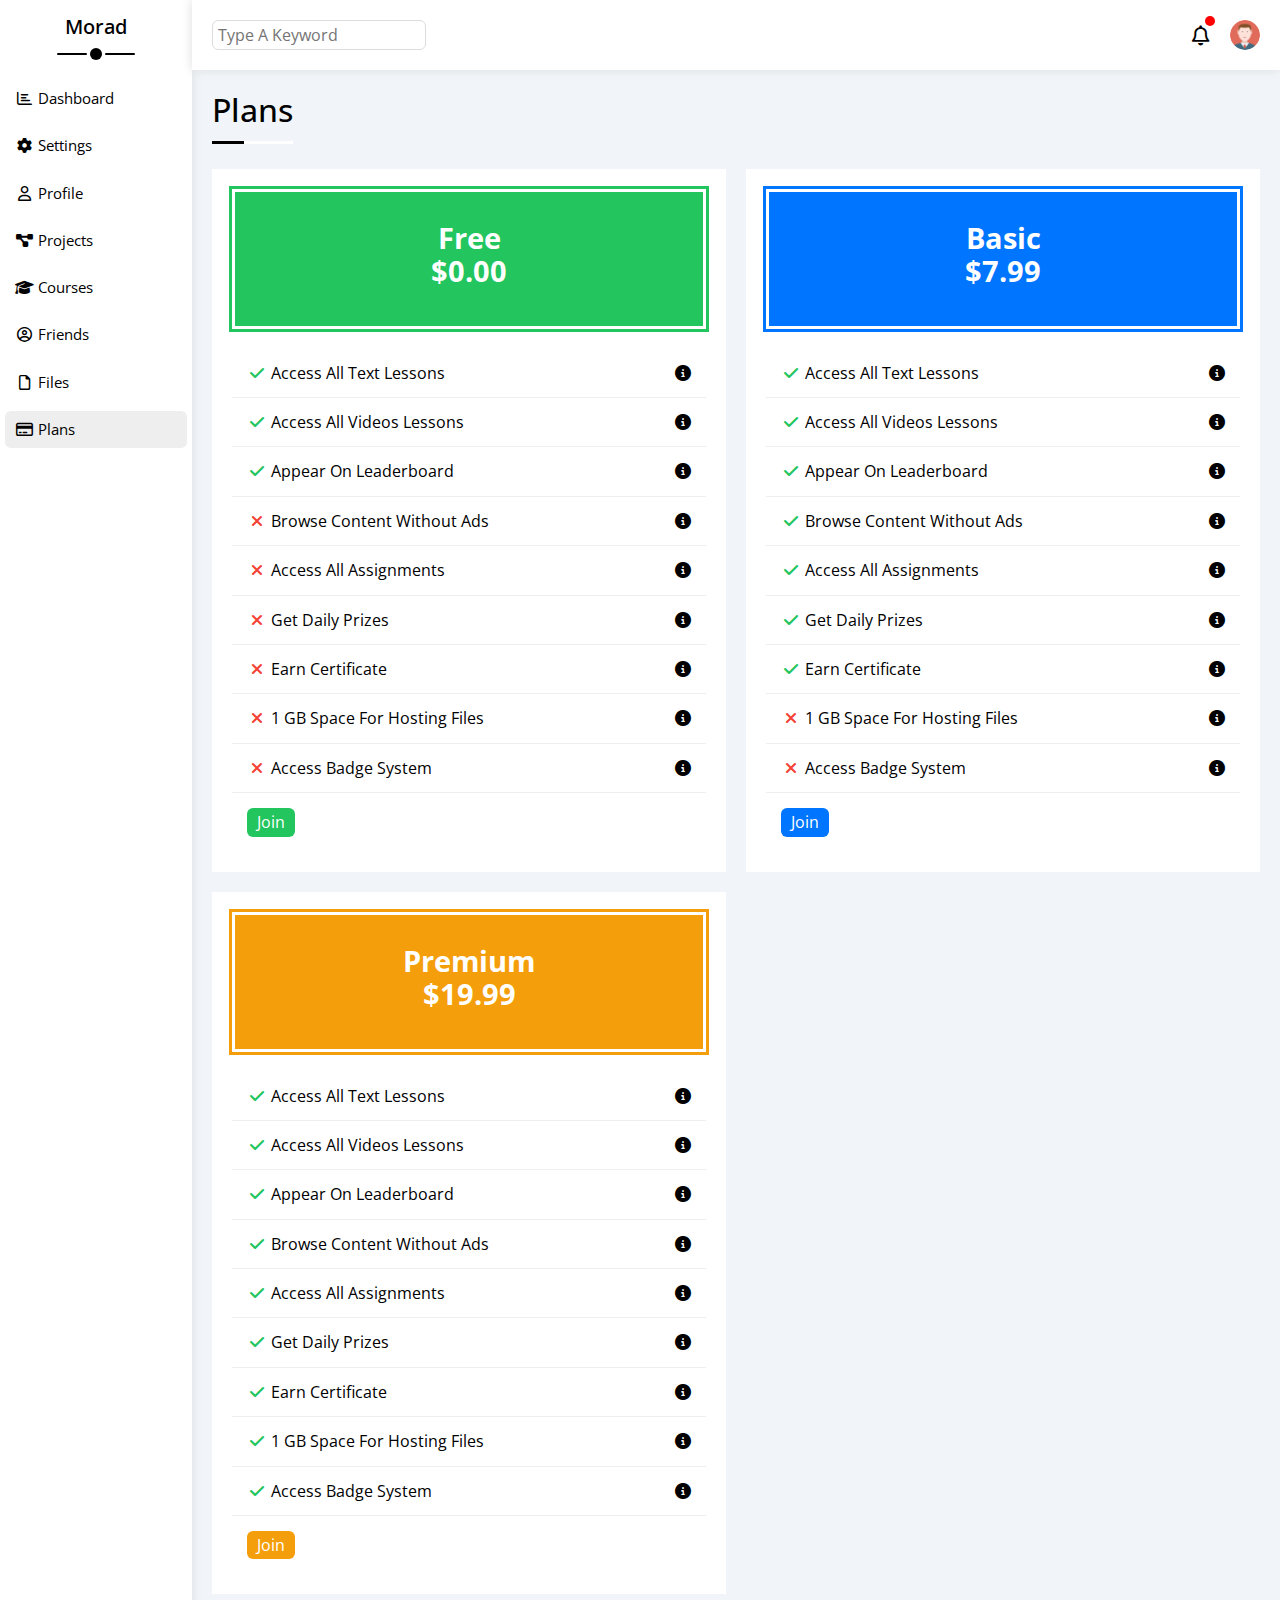
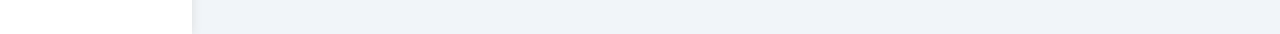
<file: plans.html>
<!DOCTYPE html>
<html lang="en">
<head>
    <meta charset="UTF-8" />
    <meta http-equiv="X-UA-Compatible" content="IE=edge" />
    <meta name="viewport" content="width=device-width, initial-scale=1.0" />
    <title>Plans</title>
    <!-- render all element  normally-->
    <link rel="stylesheet" href="css/normalize.css" />
    <!--font awesome library  -->
    <link rel="stylesheet" href="css/all.min.css" />
    <!-- main template css file -->
    <link rel="stylesheet" href="css/morad.css" />
    <!-- google fonts -->
    <link rel="preconnect" href="https://fonts.googleapis.com" />
    <link rel="preconnect" href="https://fonts.gstatic.com" crossorigin />
    <link href="https://fonts.googleapis.com/css2?family=Open+Sans:wght@400;700&display=swap" rel="stylesheet" />
</head>

<body>
    <div class="page">
        <!-- start side bar  -->
        <div class="side-bar">
            <h5>Morad</h5>
            <div class="empty"></div>
            <ul>
                <li>
                    <a href="index.html">
                        <i class="fa-regular fa-chart-bar fa-fw"></i>
                        <span>Dashboard</span>
                    </a>
                </li>
                <li>
                    <a href="settings.html">
                        <i class="fa-solid fa-gear fa-fw"></i>
                        <span>Settings</span>
                    </a>
                </li>
                <li>
                    <a href="profile.html">
                        <i class="fa-regular fa-user fa-fw"></i>
                        <span>Profile</span>
                    </a>
                </li>
                <li>
                    <a href="projects.html">
                        <i class="fa-solid fa-diagram-project fa-fw"></i>
                        <span>Projects</span>
                    </a>
                </li>
                <li>
                    <a href="courses.html">
                        <i class="fa-solid fa-graduation-cap fa-fw"></i>
                        <span>Courses</span>
                    </a>
                </li>
                <li>
                    <a href="friends.html">
                        <i class="fa-regular fa-circle-user fa-fw"></i>
                        <span>Friends</span>
                    </a>
                </li>
                <li>
                    <a href="files.html">
                        <i class="fa-regular fa-file fa-fw"></i>
                        <span>Files</span>
                    </a>
                </li>
                <li class="active"> 
                    <a href="plans.html">
                        <i class="fa-regular fa-credit-card fa-fw"></i>
                        <span>Plans</span>
                    </a>
                </li>

            </ul>
            </a>
        </div>
        <!-- end side bar  -->
        <!-- start plans page  -->
        <div class="plans">
            <header>
                <input type="search" placeholder="Type A Keyword">
                <div class="info">
                    <span><i class="fa-regular fa-bell fa-lg"></i></span>
                    <img src="images/avatar.png" alt="">
                </div>
            </header>
            <div class="plans-content">
                <div class="head">
                    <h1>Plans</h1>
                </div>
                <!-- start content  -->
                <div class="content">
                    <div class="box">
                        <div class="color">
                            <h3>Free</h3>
                            <h3>$0.00</h3>
                        </div>
                        <ul>
                            <li>
                                <div>
                                    <i class="fa-solid fa-check fa-fw yes"></i>
                                    <span>Access All Text Lessons</span>
                                </div>
                                <div>
                                    <i class="fa-solid fa-circle-info help"></i>
                                </div>
                            </li>
                            <li>
                                <div>
                                    <i class="fa-solid fa-check fa-fw yes"></i>
                                    <span>Access All Videos Lessons</span>
                                </div>
                                <div>
                                    <i class="fa-solid fa-circle-info help"></i>
                                </div>
                            </li>
                            <li>
                                <div>
                                    <i class="fa-solid fa-check fa-fw yes"></i>
                                    <span>Appear On Leaderboard</span>
                                </div>
                                <div>
                                    <i class="fa-solid fa-circle-info help"></i>
                                </div>
                            </li>
                            <li>
                                <div>
                                    <i class="fa-solid fa-xmark fa-fw-w"></i>
                                    <span>Browse Content Without Ads</span>
                                </div>
                                <div>
                                    <i class="fa-solid fa-circle-info help"></i>
                                </div>
                            </li>
                            <li>
                                <div>
                                    <i class="fa-solid fa-xmark fa-fw-w"></i>
                                    <span>Access All Assignments</span>
                                </div>
                                <div>
                                    <i class="fa-solid fa-circle-info help"></i>
                                </div>
                            </li>
                            <li>
                                <div>
                                    <i class="fa-solid fa-xmark fa-fw-w"></i>
                                    <span>Get Daily Prizes</span>
                                </div>
                                <div>
                                    <i class="fa-solid fa-circle-info help"></i>
                                </div>
                            </li>
                            <li>
                                <div>
                                    <i class="fa-solid fa-xmark fa-fw-w"></i>
                                    <span>Earn Certificate</span>
                                </div>
                                <div>
                                    <i class="fa-solid fa-circle-info help"></i>
                                </div>
                            </li>
                            <li>
                                <div>
                                    <i class="fa-solid fa-xmark fa-fw-w"></i>
                                    <span>1 GB Space For Hosting Files</span>
                                </div>
                                <div>
                                    <i class="fa-solid fa-circle-info help"></i>
                                </div>
                            </li>
                            <li>
                                <div>
                                    <i class="fa-solid fa-xmark fa-fw-w"></i>
                                    <span>Access Badge System</span>
                                </div>
                                <div>
                                    <i class="fa-solid fa-circle-info help"></i>
                                </div>
                            </li>
                            <li id="none"><a href="#">Join</a></li>
                        </ul> 
                    </div>
                    <div class="box">
                        <div id="basic-color" class="color">
                            <h3>Basic</h3>
                            <h3>$7.99</h3>
                        </div>
                        <ul>
                            <li>
                                <div>
                                    <i class="fa-solid fa-check fa-fw yes"></i>
                                    <span>Access All Text Lessons</span>
                                </div>
                                <div>
                                    <i class="fa-solid fa-circle-info help"></i>
                                </div>
                            </li>
                            <li>
                                <div>
                                    <i class="fa-solid fa-check fa-fw yes"></i>
                                    <span>Access All Videos Lessons</span>
                                </div>
                                <div>
                                    <i class="fa-solid fa-circle-info help"></i>
                                </div>
                            </li>
                            <li>
                                <div>
                                    <i class="fa-solid fa-check fa-fw yes"></i>
                                    <span>Appear On Leaderboard</span>
                                </div>
                                <div>
                                    <i class="fa-solid fa-circle-info help"></i>
                                </div>
                            </li>
                            <li>
                                <div>
                                    <i class="fa-solid fa-check fa-fw yes"></i>
                                    <span>Browse Content Without Ads</span>
                                </div>
                                <div>
                                    <i class="fa-solid fa-circle-info help"></i>
                                </div>
                            </li>
                            <li>
                                <div>
                                    <i class="fa-solid fa-check fa-fw yes"></i>
                                    <span>Access All Assignments</span>
                                </div>
                                <div>
                                    <i class="fa-solid fa-circle-info help"></i>
                                </div>
                            </li>
                            <li>
                                <div>
                                    <i class="fa-solid fa-check fa-fw yes"></i>
                                    <span>Get Daily Prizes</span>
                                </div>
                                <div>
                                    <i class="fa-solid fa-circle-info help"></i>
                                </div>
                            </li>
                            <li>
                                <div>
                                    <i class="fa-solid fa-check fa-fw yes"></i>
                                    <span>Earn Certificate</span>
                                </div>
                                <div>
                                    <i class="fa-solid fa-circle-info help"></i>
                                </div>
                            </li>
                            <li>
                                <div>
                                    <i class="fa-solid fa-xmark fa-fw-w"></i>
                                    <span>1 GB Space For Hosting Files</span>
                                </div>
                                <div>
                                    <i class="fa-solid fa-circle-info help"></i>
                                </div>
                            </li>
                            <li>
                                <div>
                                    <i class="fa-solid fa-xmark fa-fw-w"></i>
                                    <span>Access Badge System</span>
                                </div>
                                <div>
                                    <i class="fa-solid fa-circle-info help"></i>
                                </div>
                            </li>
                            <li id="none" ><a class="basic-a" href="#">Join</a></li>
                        </ul> 
                    </div>
                    <div class="box">
                        <div class="color" id="premium-color">
                            <h3>Premium</h3>
                            <h3>$19.99</h3>
                        </div>
                        <ul>
                            <li>
                                <div>
                                    <i class="fa-solid fa-check fa-fw yes"></i>
                                    <span>Access All Text Lessons</span>
                                </div>
                                <div>
                                    <i class="fa-solid fa-circle-info help"></i>
                                </div>
                            </li>
                            <li>
                                <div>
                                    <i class="fa-solid fa-check fa-fw yes"></i>
                                    <span>Access All Videos Lessons</span>
                                </div>
                                <div>
                                    <i class="fa-solid fa-circle-info help"></i>
                                </div>
                            </li>
                            <li>
                                <div>
                                    <i class="fa-solid fa-check fa-fw yes"></i>
                                    <span>Appear On Leaderboard</span>
                                </div>
                                <div>
                                    <i class="fa-solid fa-circle-info help"></i>
                                </div>
                            </li>
                            <li>
                                <div>
                                    <i class="fa-solid fa-check fa-fw yes"></i>
                                    <span>Browse Content Without Ads</span>
                                </div>
                                <div>
                                    <i class="fa-solid fa-circle-info help"></i>
                                </div>
                            </li>
                            <li>
                                <div>
                                    <i class="fa-solid fa-check fa-fw yes"></i>
                                    <span>Access All Assignments</span>
                                </div>
                                <div>
                                    <i class="fa-solid fa-circle-info help"></i>
                                </div>
                            </li>
                            <li>
                                <div>
                                    <i class="fa-solid fa-check fa-fw yes"></i>
                                    <span>Get Daily Prizes</span>
                                </div>
                                <div>
                                    <i class="fa-solid fa-circle-info help"></i>
                                </div>
                            </li>
                            <li>
                                <div>
                                    <i class="fa-solid fa-check fa-fw yes"></i>
                                    <span>Earn Certificate</span>
                                </div>
                                <div>
                                    <i class="fa-solid fa-circle-info help"></i>
                                </div>
                            </li>
                            <li>
                                <div>
                                    <i class="fa-solid fa-check fa-fw yes"></i>
                                    <span>1 GB Space For Hosting Files</span>
                                </div>
                                <div>
                                    <i class="fa-solid fa-circle-info help"></i>
                                </div>
                            </li>
                            <li>
                                <div>
                                    <i class="fa-solid fa-check fa-fw yes"></i>
                                    <span>Access Badge System</span>
                                </div>
                                <div>
                                    <i class="fa-solid fa-circle-info help"></i>
                                </div>
                            </li>
                            <li id="none"><a class="premium-a" href="#">Join</a></li>
                        </ul> 
                    </div>

                </div>
                <!-- end content  -->
            </div>
        </div>
        <!-- plans page  -->
    </div>
    </body>
</file>
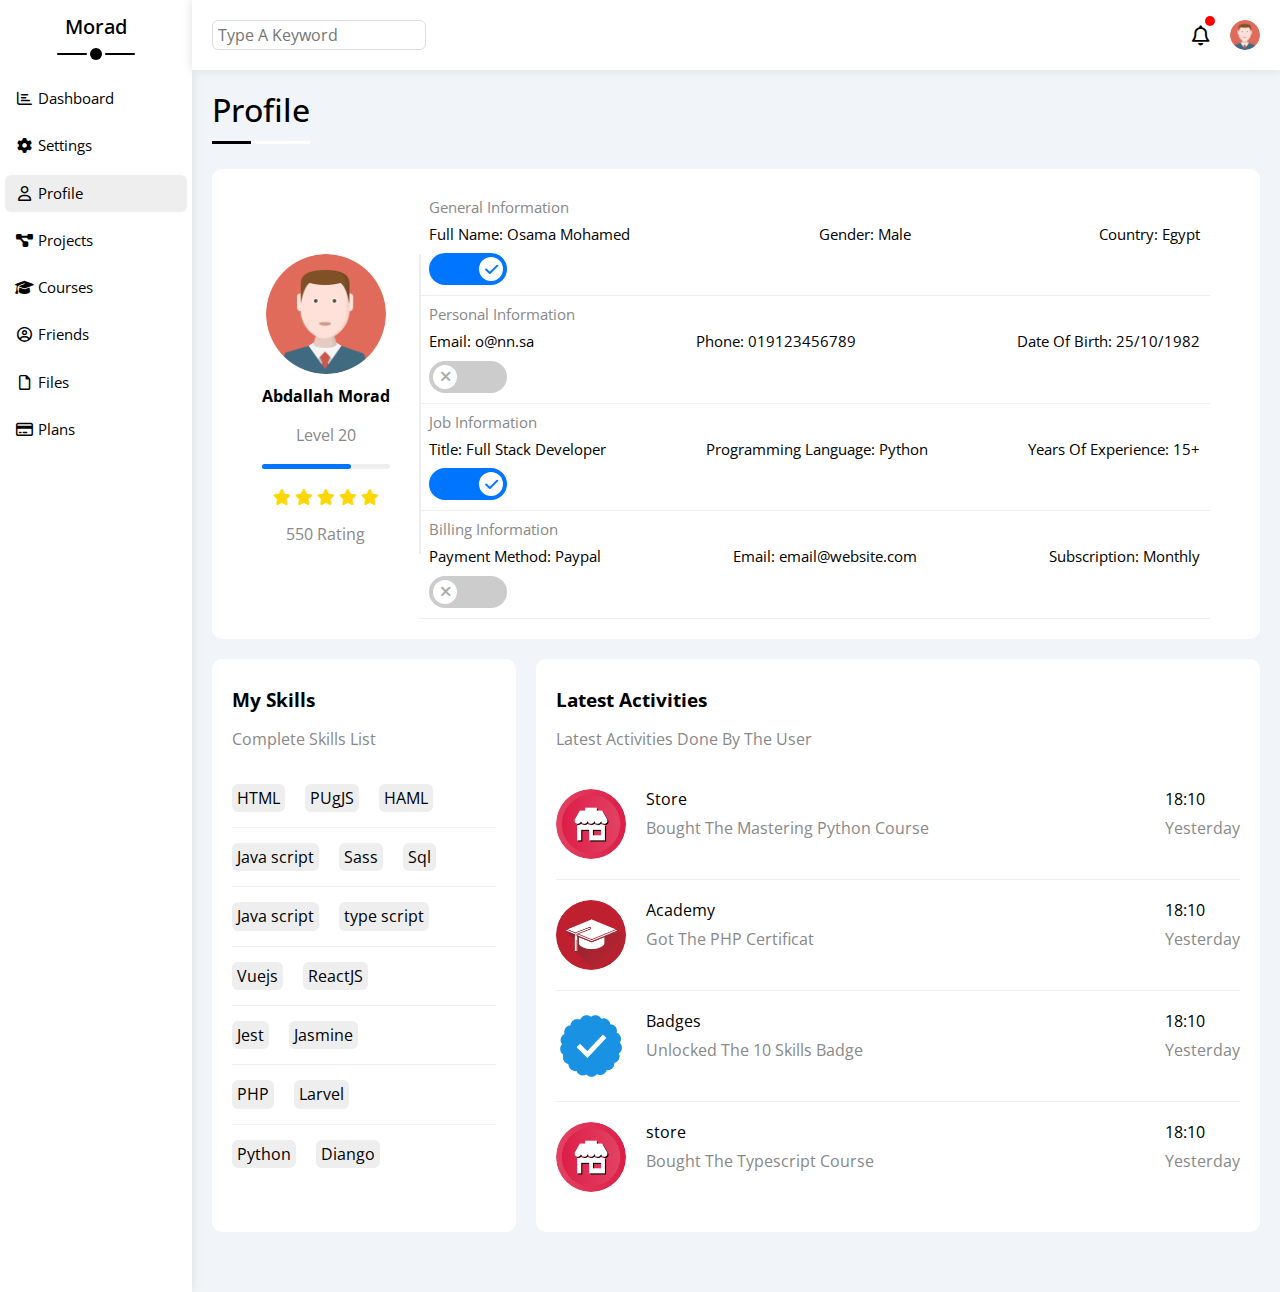
<file: profile.html>
<!DOCTYPE html>
<html lang="en">

<head>
    <meta charset="UTF-8" />
    <meta http-equiv="X-UA-Compatible" content="IE=edge" />
    <meta name="viewport" content="width=device-width, initial-scale=1.0" />
    <title>Profile</title>
    <!-- render all element  normally-->
    <link rel="stylesheet" href="css/normalize.css" />
    <!--font awesome library  -->
    <link rel="stylesheet" href="css/all.min.css" />
    <!-- main template css file -->
    <link rel="stylesheet" href="css/morad.css" />
    <!-- google fonts -->
    <link rel="preconnect" href="https://fonts.googleapis.com" />
    <link rel="preconnect" href="https://fonts.gstatic.com" crossorigin />
    <link href="https://fonts.googleapis.com/css2?family=Open+Sans:wght@400;700&display=swap" rel="stylesheet" />
</head>

<body>
    <div class="page">
        <!-- start side bar  -->
        <div class="side-bar">
            <h5>Morad</h5>
            <div class="empty"></div>
            <ul>
                <li>
                    <a href="index.html">
                        <i class="fa-regular fa-chart-bar fa-fw"></i>
                        <span>Dashboard</span>
                    </a>
                </li>
                <li>
                    <a href="settings.html">
                        <i class="fa-solid fa-gear fa-fw"></i>
                        <span>Settings</span>
                    </a>
                </li>
                <li class="active">
                    <a href="profile.html">
                        <i class="fa-regular fa-user fa-fw"></i>
                        <span>Profile</span>
                    </a>
                </li>
                <li>
                    <a href="projects.html">
                        <i class="fa-solid fa-diagram-project fa-fw"></i>
                        <span>Projects</span>
                    </a>
                </li>
                <li>
                    <a href="courses.html">
                        <i class="fa-solid fa-graduation-cap fa-fw"></i>
                        <span>Courses</span>
                    </a>
                </li>
                <li>
                    <a href="friends.html">
                        <i class="fa-regular fa-circle-user fa-fw"></i>
                        <span>Friends</span>
                    </a>
                </li>
                <li>
                    <a href="files.html">
                        <i class="fa-regular fa-file fa-fw"></i>
                        <span>Files</span>
                    </a>
                </li>
                <li>
                    <a href="plans.html">
                        <i class="fa-regular fa-credit-card fa-fw"></i>
                        <span>Plans</span>
                    </a>
                </li>

            </ul>
            </a>
        </div>
        <!-- end side bar  -->
        <!-- start settings page  -->
        <div class="profile">
            <header>
                <input type="search" placeholder="Type A Keyword">
                <div class="info">
                    <span><i class="fa-regular fa-bell fa-lg"></i></span>
                    <img src="images/avatar.png" alt="">
                </div>
            </header>
            <div class="profile-content">
                <div class="head">
                    <h1>Profile</h1>
                </div>
                <!-- start content  -->
                <div class="content">
                    <div class="box-1">
                    <div class="first">
                        <img src="images/avatar.png" alt="">
                        <h4>Abdallah Morad</h4>
                        <div class="level">Level 20</div>
                        <div class="empty"></div>
                        <div class="rate">
                            <i class="fa-solid fa-star c-orange fs-13"></i>
                            <i class="fa-solid fa-star c-orange fs-13"></i>
                            <i class="fa-solid fa-star c-orange fs-13"></i>
                            <i class="fa-solid fa-star c-orange fs-13"></i>
                            <i class="fa-solid fa-star c-orange fs-13"></i>            
                        </div>
                        <p>550 Rating</p>
                    </div>
                    <div class="sec">
                        <div class="data">
                            <p>General Information</p>
                            <div class="flex">
                                <div>Full Name: Osama Mohamed</div>
                                <div>Gender: Male</div>
                                <div>Country: Egypt</div>
                            </div>
                            <label>
                                <input class="toggle-checkbox" type="checkbox" checked>
                                <div class="toggle-switch"></div>
                            </label>
                        </div>
                        <div class="data">
                            <p>Personal Information</p>
                            <div class="flex">
                                <div>Email: o@nn.sa</div>
                                <div>Phone: 019123456789</div>
                                <div>Date Of Birth: 25/10/1982</div>
                            </div>
                            <label id="toggle" >
                                <input class="toggle-checkbox" type="checkbox" >
                                <div class="toggle-switch"></div>
                            </label>
                        </div>
                        <div class="data">
                            <p>Job Information</p>
                            <div class="flex">
                                <div>Title: Full Stack Developer</div>
                                <div>Programming Language: Python</div>
                                <div>Years Of Experience: 15+</div>
                            </div>
                            <label>
                                <input class="toggle-checkbox" type="checkbox" checked>
                                <div class="toggle-switch"></div>
                            </label>
                        </div>
                        <div class="data">
                            <p>Billing Information</p>
                            <div class="flex">
                                <div>Payment Method: Paypal</div>
                                <div>Email: email@website.com</div>
                                <div>Subscription: Monthly</div>

                            </div>
                            <label>
                                <input class="toggle-checkbox" type="checkbox" >
                                <div class="toggle-switch"></div>
                            </label>
                        </div>
                    </div>
                    </div>
                    <div class="box-2">
                        <div class="skills">
                            <h3>My Skills</h3>
                            <p>Complete Skills List</p>
                            <div class="skills-content">
                                <div>HTML</div>
                                <div>PUgJS</div>
                                <div>HAML</div>
                            </div>
                            <div class="skills-content">
                                <div>Java script</div>
                                <div>Sass</div>
                                <div>Sql</div>
                            </div>
                            <div class="skills-content">
                                <div>Java script</div>
                                <div>type script</div>

                            </div>
                            <div class="skills-content">
                                <div>Vuejs</div>
                                <div>ReactJS</div>
                            </div>
                            <div class="skills-content">
                                <div>Jest</div>
                                <div>Jasmine</div>
                            </div>
                            <div class="skills-content">
                                <div>PHP</div>
                                <div>Larvel</div>
                            </div>
                            <div id="none" class="skills-content">
                                <div>Python</div>
                                <div>Diango</div>
                            </div>
                        </div>
                        <div class="activity">
                            <h3>Latest Activities</h3>
                            <p>Latest Activities Done By The User</p>
                            <div class="activity-content">
                                <div class="one">
                                    <img src="images/activity-01.png" alt="">
                                    <div>
                                        <span>Store</span>
                                        <p>Bought The Mastering Python Course</p>
                                    </div>
                                </div>
                                <div class="two">
                                    <span>18:10</span>
                                    <p>Yesterday</p>
                                </div>
                            </div>
                            <div class="activity-content">
                                <div class="one">
                                    <img src="images/activity-02.png" alt="">
                                    <div>
                                        <span>Academy</span>
                                        <p>Got The PHP Certificat</p>
                                    </div>
                                </div>
                                <div class="two">
                                    <span>18:10</span>
                                    <p>Yesterday</p>
                                </div>
                            </div>
                            <div class="activity-content">
                                <div class="one">
                                    <img src="images/activity-03.png" alt="">
                                    <div>
                                        <span>Badges</span>
                                        <p>Unlocked The 10 Skills Badge</p>
                                    </div>
                                </div>
                                <div class="two">
                                    <span>18:10</span>
                                    <p>Yesterday</p>
                                </div>
                            </div>
                            <div class="activity-content" id="none">
                                <div class="one">
                                    <img src="images/activity-01.png" alt="">
                                    <div>
                                        <span>store</span>
                                        <p>Bought The Typescript Course</p>
                                    </div>
                                </div>
                                <div class="two">
                                    <span>18:10</span>
                                    <p>Yesterday</p>
                                </div>
                            </div>
                        </div>

                    </div>
                </div>
                <!-- end content  -->
            </div>
        </div>
        <!-- end settings page  -->
    </div>
    </body>
</file>
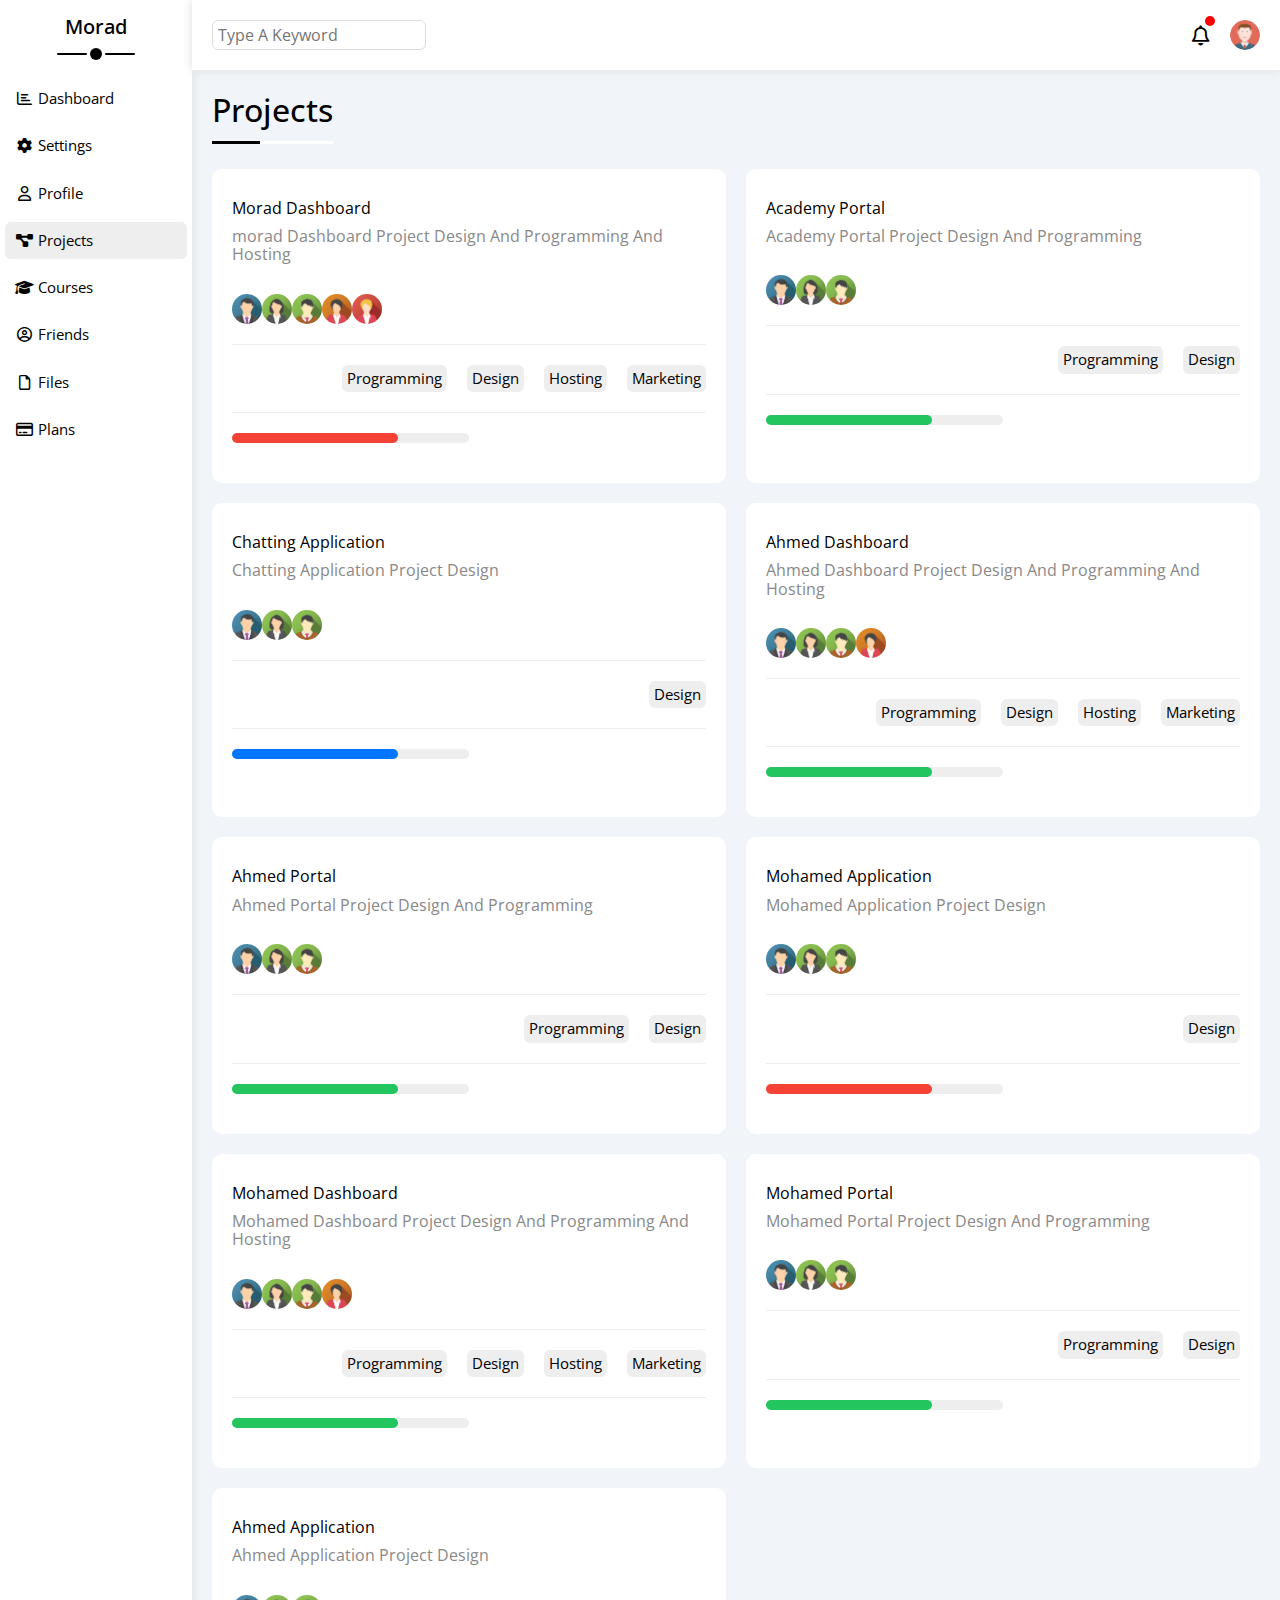
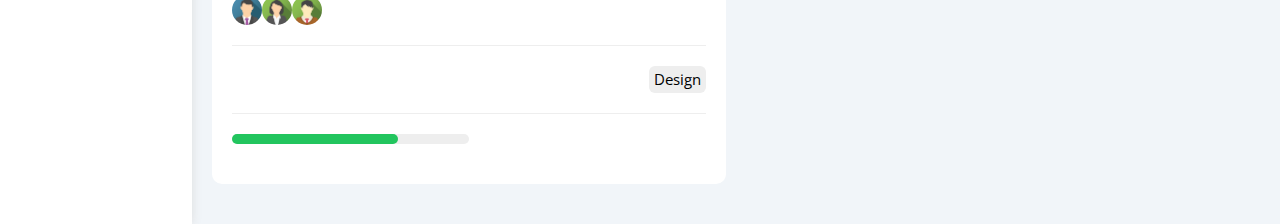
<file: projects.html>
<!DOCTYPE html>
<html lang="en">
<head>
    <meta charset="UTF-8" />
    <meta http-equiv="X-UA-Compatible" content="IE=edge" />
    <meta name="viewport" content="width=device-width, initial-scale=1.0" />
    <title>Projects</title>
    <!-- render all element  normally-->
    <link rel="stylesheet" href="css/normalize.css" />
    <!--font awesome library  -->
    <link rel="stylesheet" href="css/all.min.css" />
    <!-- main template css file -->
    <link rel="stylesheet" href="css/morad.css" />
    <!-- google fonts -->
    <link rel="preconnect" href="https://fonts.googleapis.com" />
    <link rel="preconnect" href="https://fonts.gstatic.com" crossorigin />
    <link href="https://fonts.googleapis.com/css2?family=Open+Sans:wght@400;700&display=swap" rel="stylesheet" />
</head>

<body>
    <div class="page">
        <!-- start side bar  -->
        <div class="side-bar">
            <h5>Morad</h5>
            <div class="empty"></div>
            <ul>
                <li>
                    <a href="index.html">
                        <i class="fa-regular fa-chart-bar fa-fw"></i>
                        <span>Dashboard</span>
                    </a>
                </li>
                <li>
                    <a href="settings.html">
                        <i class="fa-solid fa-gear fa-fw"></i>
                        <span>Settings</span>
                    </a>
                </li>
                <li>
                    <a href="profile.html">
                        <i class="fa-regular fa-user fa-fw"></i>
                        <span>Profile</span>
                    </a>
                </li>
                <li class="active">
                    <a href="projects.html">
                        <i class="fa-solid fa-diagram-project fa-fw"></i>
                        <span>Projects</span>
                    </a>
                </li>
                <li>
                    <a href="courses.html">
                        <i class="fa-solid fa-graduation-cap fa-fw"></i>
                        <span>Courses</span>
                    </a>
                </li>
                <li>
                    <a href="friends.html">
                        <i class="fa-regular fa-circle-user fa-fw"></i>
                        <span>Friends</span>
                    </a>
                </li>
                <li>
                    <a href="files.html">
                        <i class="fa-regular fa-file fa-fw"></i>
                        <span>Files</span>
                    </a>
                </li>
                <li>
                    <a href="plans.html">
                        <i class="fa-regular fa-credit-card fa-fw"></i>
                        <span>Plans</span>
                    </a>
                </li>

            </ul>
            </a>
        </div>
        <!-- end side bar  -->
        <!-- start Projects page  -->
        <div class="projects">
            <header>
                <input type="search" placeholder="Type A Keyword">
                <div class="info">
                    <span><i class="fa-regular fa-bell fa-lg"></i></span>
                    <img src="images/avatar.png" alt="">
                </div>
            </header>
            <div class="projects-content">
                <div class="head">
                    <h1>Projects</h1>
                </div>
                <!-- start content  -->
                <div class="content">
                    <div class="box">
                        <p>Morad Dashboard</p>
                        <span>morad Dashboard Project Design And Programming And Hosting</span>
                        <div class="image">
                            <img src="images/team-01.png" alt="">
                            <img src="images/team-02.png" alt="">
                            <img src="images/team-03.png" alt="">
                            <img src="images/team-04.png" alt="">
                            <img src="images/team-05.png" alt="">
                        </div>
                        <div class="skills">
                            <div>Programming</div>
                            <div>Design</div>
                            <div>Hosting</div>
                            <div>Marketing</div>
                        </div>
                        <div class="rate"></div>
                    </div>
                    <div class="box">
                        <p>Academy Portal</p>
                        <span>Academy Portal Project Design And Programming</span>
                        <div class="image">
                            <img src="images/team-01.png" alt="">
                            <img src="images/team-02.png" alt="">
                            <img src="images/team-03.png" alt="">
                        </div>
                        <div class="skills">
                            <div>Programming</div>
                            <div>Design</div>
                        </div>
                        <div class="rate-1"></div>
                    </div>
                    <div class="box">
                        <p>Chatting Application</p>
                        <span>Chatting Application Project Design</span>
                        <div class="image">
                            <img src="images/team-01.png" alt="">
                            <img src="images/team-02.png" alt="">
                            <img src="images/team-03.png" alt="">
                        </div>
                        <div class="skills">
                            <div>Design</div>
                        </div>
                        <div class="rate-2"></div>
                    </div>
                    <div class="box">
                        <p>Ahmed Dashboard</p>
                        <span>Ahmed Dashboard Project Design And Programming And Hosting</span>
                        <div class="image">
                            <img src="images/team-01.png" alt="">
                            <img src="images/team-02.png" alt="">
                            <img src="images/team-03.png" alt="">
                            <img src="images/team-04.png" alt="">
                        </div>
                        <div class="skills">
                            <div>Programming</div>
                            <div>Design</div>
                            <div>Hosting</div>
                            <div>Marketing</div>
                        </div>
                        <div class="rate-1"></div>
                    </div>
                    <div class="box">
                        <p>Ahmed Portal</p>
                        <span>Ahmed Portal Project Design And Programming</span>
                        <div class="image">
                            <img src="images/team-01.png" alt="">
                            <img src="images/team-02.png" alt="">
                            <img src="images/team-03.png" alt="">
                        </div>
                        <div class="skills">
                            <div>Programming</div>
                            <div>Design</div>
                        </div>
                        <div class="rate-1"></div>
                    </div>
                    <div class="box">
                        <p>Mohamed Application</p>
                        <span>Mohamed Application Project Design</span>
                        <div class="image">
                            <img src="images/team-01.png" alt="">
                            <img src="images/team-02.png" alt="">
                            <img src="images/team-03.png" alt="">
                        </div>
                        <div class="skills">
                            <div>Design</div>
                        </div>
                        <div class="rate"></div>
                    </div>
                    <div class="box">
                        <p>Mohamed Dashboard</p>
                        <span>Mohamed Dashboard Project Design And Programming And Hosting</span>
                        <div class="image">
                            <img src="images/team-01.png" alt="">
                            <img src="images/team-02.png" alt="">
                            <img src="images/team-03.png" alt="">
                            <img src="images/team-04.png" alt="">
                        </div>
                        <div class="skills">
                            <div>Programming</div>
                            <div>Design</div>
                            <div>Hosting</div>
                            <div>Marketing</div>
                        </div>
                        <div class="rate-1"></div>
                    </div>
                    <div class="box">
                        <p>Mohamed Portal</p>
                        <span>Mohamed Portal Project Design And Programming</span>
                        <div class="image">
                            <img src="images/team-01.png" alt="">
                            <img src="images/team-02.png" alt="">
                            <img src="images/team-03.png" alt="">
                        </div>
                        <div class="skills">
                            <div>Programming</div>
                            <div>Design</div>
                        </div>
                        <div class="rate-1"></div>
                    </div>
                    <div class="box">
                        <p>Ahmed Application</p>
                        <span>Ahmed Application Project Design </span>
                        <div class="image">
                            <img src="images/team-01.png" alt="">
                            <img src="images/team-02.png" alt="">
                            <img src="images/team-03.png" alt="">
                        </div>
                        <div class="skills">
                            <div>Design</div>
                        </div>
                        <div class="rate-1"></div>
                    </div>
                </div>
                <!-- end content  -->
            </div>
        </div>
        <!-- end Projects page  -->
    </div>
    </body>
</file>
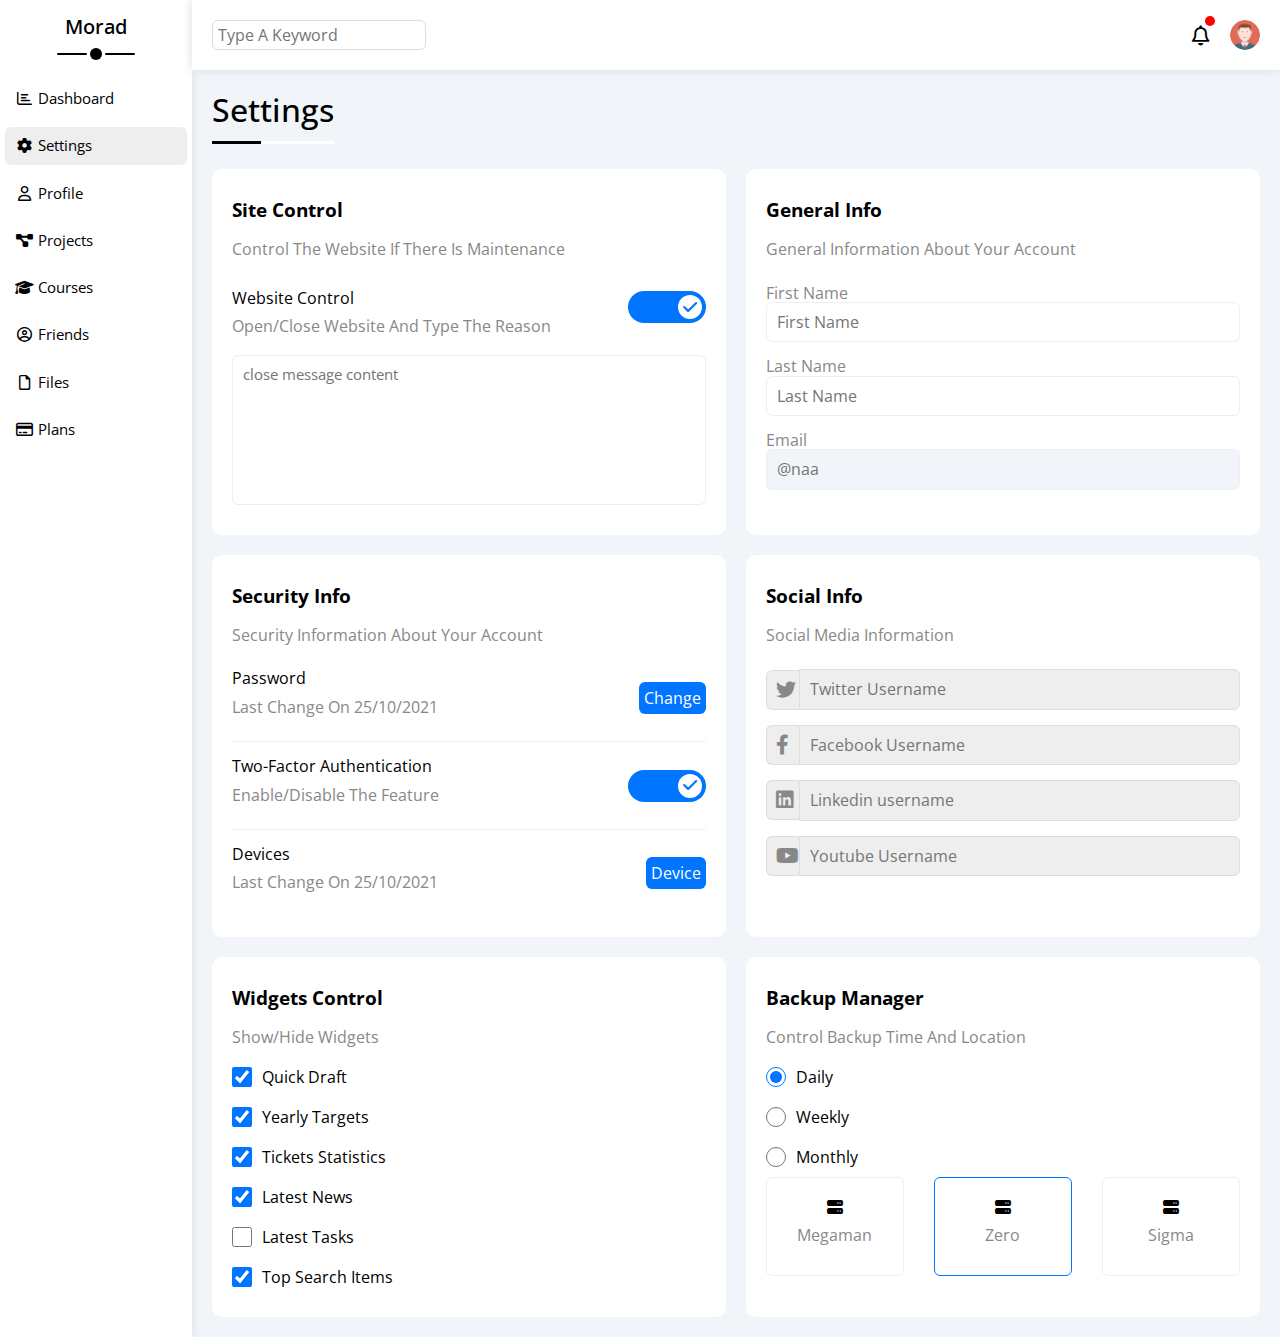
<file: settings.html>
<!DOCTYPE html>
<html lang="en">

<head>
    <meta charset="UTF-8" />
    <meta http-equiv="X-UA-Compatible" content="IE=edge" />
    <meta name="viewport" content="width=device-width, initial-scale=1.0" />
    <title>Settings</title>
    <!-- render all element  normally-->
    <link rel="stylesheet" href="css/normalize.css" />
    <!--font awesome library  -->
    <link rel="stylesheet" href="css/all.min.css" />
    <!-- main template css file -->
    <link rel="stylesheet" href="css/morad.css" />
    <!-- google fonts -->
    <link rel="preconnect" href="https://fonts.googleapis.com" />
    <link rel="preconnect" href="https://fonts.gstatic.com" crossorigin />
    <link href="https://fonts.googleapis.com/css2?family=Open+Sans:wght@400;700&display=swap" rel="stylesheet" />
</head>

<body>
    <div class="page">
        <!-- start side bar  -->
        <div class="side-bar">
            <h5>Morad</h5>
            <div class="empty"></div>
            <ul>
                <li>
                    <a href="index.html">
                        <i class="fa-regular fa-chart-bar fa-fw"></i>
                        <span>Dashboard</span>
                    </a>
                </li>
                <li class="active"> 
                    <a href="settings.html">
                        <i class="fa-solid fa-gear fa-fw"></i>
                        <span>Settings</span>
                    </a>
                </li>
                <li>
                    <a href="profile.html">
                        <i class="fa-regular fa-user fa-fw"></i>
                        <span>Profile</span>
                    </a>
                </li>
                <li>
                    <a href="projects.html">
                        <i class="fa-solid fa-diagram-project fa-fw"></i>
                        <span>Projects</span>
                    </a>
                </li>
                <li>
                    <a href="courses.html">
                        <i class="fa-solid fa-graduation-cap fa-fw"></i>
                        <span>Courses</span>
                    </a>
                </li>
                <li>
                    <a href="friends.html">
                        <i class="fa-regular fa-circle-user fa-fw"></i>
                        <span>Friends</span>
                    </a>
                </li>
                <li>
                    <a href="files.html">
                        <i class="fa-regular fa-file fa-fw"></i>
                        <span>Files</span>
                    </a>
                </li>
                <li>
                    <a href="plans.html">
                        <i class="fa-regular fa-credit-card fa-fw"></i>
                        <span>Plans</span>
                    </a>
                </li>

            </ul>
            </a>
        </div>
        <!-- end side bar  -->
        <!-- start settings page  -->
        <div class="settings">
            <header>
                <input type="search" placeholder="Type A Keyword">
                <div class="info">
                    <span><i class="fa-regular fa-bell fa-lg"></i></span>
                    <img src="images/avatar.png" alt="">
                </div>
            </header>
            <div class="settings-content">
                <div class="head">
                    <h1>Settings</h1>
                </div>
                <!-- start content  -->
                <div class="content">
                    <div class="box-1">
                        <h3>Site Control</h3>
                        <p>Control The Website If There Is Maintenance</p>
                        <div class="toggle">
                            <div class="text">
                                <p>Website Control</p>
                                <span>Open/Close Website And Type The Reason</span>
                            </div>
                            <label>
                                <input class="toggle-checkbox" type="checkbox" checked>
                                <div class="toggle-switch"></div>
                            </label>
                        </div>
                        <input class="title" type="text" placeholder="close message content">

                    </div>




                    <div class="box-2">
                        <h3>General Info</h3>
                        <p>General Information About Your Account</p>
                        <form action="">
                            <div class="first">
                                <label>First Name</label>
                                <br>
                                <input type="text" placeholder="First Name">
                            </div>
                            <div class="last">
                                <label>Last Name</label>
                                <br>
                                <input type="text" placeholder="Last Name">
                            </div>
                            <div class="email">
                                <label>Email</label>
                                <br>
                                <input type="email" placeholder="@naa" disabled>
                            </div>
                        </form>
                    </div>

                    <div class="box-3">
                        <h3>Security Info</h3>
                        <p>Security Information About Your Account</p>
                        <div class="password">
                            <div>
                                <span>Password</span>
                                <p>Last Change On 25/10/2021</p>
                            </div>
                            <div>
                                <a href="#">Change</a>
                            </div>
                        </div>
                        <div class="toggle">
                            <div class="text">
                                <span>Two-Factor Authentication</span>
                                <p>Enable/Disable The Feature </p>
                            </div>
                            <label>
                                <input class="toggle-checkbox" type="checkbox" checked>
                                <div class="toggle-switch"></div>
                            </label>
                        </div>
                        <div class="device">
                            <div>
                                <span>Devices</span>
                                <p>Last Change On 25/10/2021</p>
                            </div>
                            <div>
                                <a href="#">Device</a>
                            </div>
                        </div>

                    </div>
                    <div class="box-4">
                        <h3>Social Info</h3>
                        <p>Social Media Information</p>
                        <div class="twitter">
                            <i class="fa-brands fa-twitter center-flex c-grey"></i>
                            <input type="text" placeholder="Twitter Username">
                        </div>
                        <div class="twitter">
                            <i class="fa-brands fa-facebook-f center-flex c-grey"></i>
                            <input type="text" placeholder="Facebook Username">
                        </div>
                        <div class="twitter">
                            <i class="fa-brands fa-linkedin center-flex c-grey"></i>
                            <input type="text" placeholder="Linkedin username">
                        </div>
                        <div class="twitter">
                            <i class="fa-brands fa-youtube center-flex c-grey"></i>
                            <input type="text" placeholder="Youtube Username">
                        </div>
                    </div>


                    <div class="box-5">
                        <h3>Widgets Control</h3>
                        <p>Show/Hide Widgets</p>
                        <div>
                            <input id="Q" type="checkbox" checked>
                            <label for="Q">Quick Draft</label>
                        </div>
                        <div>
                            <input id="y" type="checkbox" checked>
                            <label for="y">Yearly Targets</label>
                        </div>
                        <div>
                            <input id="t" type="checkbox" checked>
                            <label for="t">Tickets Statistics</label>
                        </div>
                        <div>
                            <input id="l" type="checkbox" checked>
                            <label for="l">Latest News</label>
                        </div>
                        <div>
                            <input id="ta" type="checkbox">
                            <label for="ta">Latest Tasks</label>
                        </div>
                        <div>
                            <input id="to" type="checkbox" checked>
                            <label for="to">Top Search Items</label>
                        </div>
                    </div>
                    <div class="box-6">
                        <h3>Backup Manager</h3>
                        <p>Control Backup Time And Location</p>
                        <div class="radio">
                            <input id="d" type="radio" checked>
                            <label for="d">Daily</label>
                        </div>
                        <div class="radio">
                            <input id="w" type="radio">
                            <label for="w">Weekly</label>
                        </div>
                        <div class="radio">
                            <input id="m" type="radio">
                            <label for="m">Monthly</label>
                        </div>
                        <div class="three">
                            <div>
                                <i class="fa-solid fa-server d-block mb-10"></i>
                                <p>Megaman</p>
                            </div>
                            <div id="special">
                                <i class="fa-solid fa-server d-block mb-10"></i>
                                <p>Zero</p>
                            </div>
                            <div>
                                <i class="fa-solid fa-server d-block mb-10"></i>
                                <p>Sigma</p>
                            </div>
                        </div>
                    </div>
                </div>
                <!-- end content  -->
            </div>
        </div>
        <!-- end settings page  -->
    </div>

</body>

</html>
</file>
<file: css/morad.css>
/* start global rules */
* {
  -webkit-box-sizing: border-box;
  -moz-box-sizing: border-box;
  box-sizing: border-box;
  padding: 0;
  margin: 0;
}
:root {
  --blue-color: #0075ff;
  --blue-alt-color: #0d69d5;
  --orange-color: #f59e0b;
  --green-color: #22c55e;
  --red-color: #f44336;
  --grey-color: #888;
}
*:focus {
  outline: none;
}
body {
  font-family: "Open Sans", sans-serif;
}
::-webkit-scrollbar {
  width: 15px;
}
::-webkit-scrollbar-track {
  background-color: white;
}
::-webkit-scrollbar-thumb {
  background-color: var(--blue-color);
}
::-webkit-scrollbar-thumb:hover {
  background-color: var(--blue-alt-color);
}

html {
  scroll-behavior: smooth;
}
ul {
  list-style: none;
}
a {
  text-decoration: none;
}
/* small screen */

@media (min-width: 768px) {
  .container {
    width: 750px;
  }
}

/* medium screen */

@media (min-width: 992px) {
  .container {
    width: 970px;
  }
}

/* large screen */

@media (min-width: 1200px) {
  .container {
    width: 1170px;
  }
}
/* end global rules */
/* start header */

.container {
  padding-left: 15px;
  padding-right: 15px;
  margin-left: auto;
  margin-right: auto;
}
/* start section Dashboard  */
.page {
  display: flex;
  min-height: 100vh;
  width: 100%;
  background-color: #f1f5f9;
}
.page .side-bar {
  padding: 20px;
  background-color: white;
  width: 15%;
  box-shadow: 0 0 10px #ddd;
  padding: 5px !important;
}
@media (max-width: 767px) {
  .page .side-bar .empty,
  .page .side-bar .empty::before,
  .page .side-bar .empty::after {
    display: none;
  }
  .page .side-bar h5 {
    font-size: 15px !important;
    font-weight: normal !important;
    text-align: left !important;
    padding: 10px 0 !important;
  }
  .page .side-bar ul li span {
    display: none;
  }
  .page .side-bar ul li {
    text-align: center !important;
  }
}
.page .side-bar h5 {
  text-align: center;
  padding: 10px;
  font-size: 20px;
  font-weight: 550;
}
.page .side-bar .empty {
  margin: 0 auto;
  width: 12px;
  height: 12px;
  background-color: black;
  border-radius: 50%;
  position: relative;
  margin-bottom: 20px;
}
.page .side-bar .empty::before {
  content: "";
  background-color: black;
  position: absolute;
  width: 30px;
  height: 2px;
  left: 15px;
  top: 50%;
  transform: translateY(-50%);
  border-radius: 2px;
}
.page .side-bar .empty::after {
  content: "";
  background-color: black;
  position: absolute;
  width: 30px;
  height: 2px;
  right: 15px;
  top: 50%;
  transform: translateY(-50%);
  border-radius: 2px;
}
.page .side-bar ul li a {
  color: black;
}
.page .side-bar ul li {
  padding: 10px;
  border-radius: 6px;
  text-align: left;
  width: 100%;
  margin-top: 10px;
  transition: 0.3s all linear;
  font-size: 15px;
}
/* .page .side-bar ul li:first-child {
  background-color: #eee;
} */
.page .side-bar ul li:hover,
.page .side-bar ul .active{
  background-color: #eee;
}
/* start dashboard-content  */
.dashboard-content {
  width: calc(100% - 15%);
  padding: 0 0 20px;
}
.dashboard-content header {
  padding: 20px;
  background-color: white;
  box-shadow: 0 0 10px #ddd;
  display: flex;
  justify-content: space-between;
}
.dashboard-content header input {
  outline: none;
  border: none;
  border: 1px solid #ddd;
  border-radius: 6px;
  padding: 5px;
}
.dashboard-content header img {
  width: 30px;
  height: 30px;
  border-radius: 50%;
}
.dashboard-content header .info {
  display: flex;
  justify-content: space-between;
  align-items: center;
  gap: 20px;
}
.dashboard-content header .info span {
  position: relative;
}
.dashboard-content header .info span::before {
  content: "";
  position: absolute;
  background-color: red;
  width: 10px;
  height: 10px;
  border-radius: 50%;
  right: -5px;
  top: -10px;
}
/* end dashboard-content  */
/* start section Dashboard  */
.dashboard {
  padding: 0 20px;
}
.dashboard .head {
  margin-bottom: 40px;
}
.dashboard .head h1 {
  font-weight: 500;
  position: relative;
  width: fit-content;
}
.dashboard .head h1::before {
  content: "";
  position: absolute;
  width: 100%;
  height: 3px;
  background-color: white;
  left: 0;
  bottom: -15px;
}
.dashboard .head h1::after {
  content: "";
  position: absolute;
  width: 40%;
  height: 3px;
  background-color: black;
  left: 0;
  bottom: -15px;
}
.dashboard .content {
  display: grid;
  grid-template-columns: repeat(auto-fill, minmax(450px, 1fr));
  gap: 20px;
}
.dashboard .content .welcome,
.draft,
.target {
  background-color: white;
  border-radius: 10px;
}
@media (max-width: 767px) {
  .dashboard .content {
    display: grid;
    grid-template-columns: repeat(auto-fill, minmax(250px, 1fr));
    gap: 20px;
  }
  .dashboard .content .welcome .box-1 img {
    height: 70px;
    width: 100px;
  }
  .dashboard .content .welcome .box-2 .two {
    display: flex;
    flex-direction: column;
    justify-content: space-around;
    gap: 20px;
    align-items: center;
    border-top: 1px solid #eee;
    border-bottom: 1px solid #eee;
    text-align: center;
  }
}
.dashboard .content .welcome .box-1 {
  background-color: #eee;
  padding: 20px;
  display: flex;
  width: 100%;
  justify-content: space-between;
  align-items: center;
  position: relative;
  border-top-right-radius: 10px;
  border-top-left-radius: 10px;
}
.dashboard .content .welcome .box-1 h3 {
  padding: 5px;
  font-size: 25px;
}
.dashboard .content .welcome .box-1 p {
  padding: 5px;
  color: var(--grey-color);
}
.dashboard .content .welcome .box-1 img {
  /* width: 150px; */
  height: 100px;
}
.dashboard .content .welcome .box-1 .image {
  width: 60px;
  height: 60px;
  position: absolute;
  bottom: -32px;
  left: 20px;
  border: 5px solid white;
  border-radius: 50%;
}
.dashboard .content .welcome .box-2 .one {
  padding: 30px;
}
.dashboard .content .welcome .box-2 .two {
  display: flex;
  justify-content: space-around;
  align-items: center;
  border-top: 1px solid #eee;
  border-bottom: 1px solid #eee;
  text-align: center;
  padding: 20px;
}
.dashboard .content .welcome .box-2 .two p {
  padding: 10px;
}
.dashboard .content .welcome .box-2 .two span {
  padding: 10px;
  color: var(--grey-color);
}
.dashboard .content .welcome .box-2 .three {
  padding: 20px 20px 70px 20px;
  text-align: right;
}
.dashboard .content .welcome .box-2 .three a {
  background-color: var(--blue-color);
  color: white;
  padding: 5px;
  border-radius: 6px;
}
.dashboard .content .draft {
  padding: 20px;
}
.dashboard .content .draft h2 {
  padding: 10px;
}
.dashboard .content .draft p {
  padding: 10px;
  color: var(--grey-color);
}
.dashboard .content .draft .input input {
  width: 100%;
  border: none;
  outline: none;
  background-color: #eee;
  padding: 10px;
  border-radius: 6px;
  margin: 10px;
}
.dashboard .content .draft .input-1 {
  height: 150px;
}
.dashboard .content .draft .div-save {
  text-align: right;
  margin: 10px;
}
.dashboard .content .draft .save {
  border: none;
  outline: none;
  background-color: var(--blue-color);
  color: white;
  padding: 5px;
  border-radius: 6px;
  cursor: pointer;
}
.dashboard .content .target {
  padding: 20px;
}
.dashboard .content .target h3 {
  margin: 10px;
}
.dashboard .content .target .p {
  margin: 10px;

  color: var(--grey-color);
}
.dashboard .content .target .box {
  display: flex;
  align-items: center;
  gap: 20px;
  margin: 30px 10px;
}
.dashboard .content .target .box i {
  color: var(--blue-color);
}
.dashboard .content .target .box .icon {
  background-color: rgba(65, 105, 225, 0.256);
  height: 100%;
  padding: 30px;
  width: 100px;
  text-align: center;
}
#icon-orange {
  background-color: rgba(255, 166, 0, 0.332);
}
#icon-green {
  background-color: rgba(0, 128, 0, 0.293);
}
#orange {
  color: var(--orange-color);
}
#green {
  color: var(--green-color);
}
.dashboard .content .target .target-content {
  width: 100%;
}
.dashboard .content .target .target-content p {
  color: var(--grey-color);
  padding: 5px 0;
}
.dashboard .content .target .target-content span {
  padding: 5px 0;
}

.dashboard .content .target .target-content .rate {
  background-color: rgba(65, 105, 225, 0.256);
  height: 4px;
  width: 100%;
  margin: 10px 0;
  position: relative;
}

.dashboard .content .target .target-content .rate::before {
  content: "";
  position: absolute;
  width: 80%;
  height: 100%;
  background-color: var(--blue-color);
  top: 0;
  left: 0;
}
.dashboard .content .target .target-content .rate::after {
  content: "80%";
  position: absolute;
  color: white;
  background-color: var(--blue-color);
  top: -40px;
  right: 70px;
  padding: 5px;
  border-radius: 5px;
}
#rate-1::before {
  content: "";
  position: absolute;
  width: 55%;
  height: 100%;
  background-color: var(--orange-color);
  top: 0;
  left: 0;
}
#rate-1::after {
  content: "55%";
  position: absolute;
  color: white;
  background-color: var(--orange-color);
  top: -40px;
  right: 160px;
  padding: 5px;
  border-radius: 5px;
}
#rate-2::before {
  content: "";
  position: absolute;
  width: 75%;
  height: 100%;
  background-color: var(--green-color);
  top: 0;
  left: 0;
}
#rate-2::after {
  content: "75%";
  position: absolute;
  color: white;
  background-color: var(--green-color);
  top: -40px;
  right: 70px;
  padding: 5px;
  border-radius: 5px;
}
@media (max-width: 767px) {
  .dashboard .content .target .target-content .rate::after,
  #rate-1::after,
  #rate-2::after {
    right: 10px;
  }
}
/* start Tickets Statistics  */
.tickets {
  padding: 20px;
  background-color: white;
  border-radius: 10px;
}
.tickets h2 {
  margin: 10px 0;
}
.tickets p {
  margin: 10px 0;
  color: var(--grey-color);
}
.tickets-content {
  display: grid;
  grid-template-columns: repeat(auto-fill, minmax(250px, 1fr));
  gap: 10px;
}
.tickets-content .box {
  border: 1px solid #eee;
  text-align: center;
  padding: 20px;
  border-radius: 10px;
}
.tickets-content .box i,
.tickets-content .box span,
.tickets-content .box p {
  margin: 8px;
}
.tickets-content .box span {
  font-size: 30px;
}
.tickets-content .box .c-orange {
  color: var(--orange-color);
}
.tickets-content .box .c-blue {
  color: var(--blue-color);
}
.tickets-content .box .c-green {
  color: var(--green-color);
}
.tickets-content .box .c-red {
  color: var(--red-color);
}
/* end Tickets Statistics  */
/* start News  */
.dashboard .content .news {
  padding: 20px;
  background-color: white;
  border-radius: 10px;
}
.dashboard .content .news h2 {
  margin: 0 0 20px 0;
}
.dashboard .content .news .box {
  display: flex;
  justify-content: space-between;
  align-items: center;
  margin: 15px 0;
  border-bottom: 1px solid #eee;
}
@media (max-width: 767px) {
  .dashboard .content .news .box .flex {
    display: flex;
    flex-direction: column;
    align-items: center;
    justify-content: space-between;
    text-align: center;
  }
  .dashboard .content .news .box {
    display: flex;
    flex-direction: column;
    align-items: center;
    justify-content: space-around;
    text-align: center;
    min-height: 200px;
  }
  .dashboard .content .news h2 {
    text-align: center;
  }
}
.dashboard .content .news .box .flex {
  display: flex;
  align-items: center;
  gap: 10px;
}
.dashboard .content .news .box .flex img {
  width: 100px;
  height: 50px;
  border-radius: 6px;
  margin: 10px 0;
}
.dashboard .content .news .box .flex .text p {
  margin: 0 0 10px 0;
}
.dashboard .content .news .box .flex .text span {
  margin: 10px 0;
  color: var(--grey-color);
}
.dashboard .content .news .box .days {
  background-color: #eee;
  padding: 5px 10px;
  border-radius: 6px;
  font-size: 12px;
}
#none {
  border-bottom: none;
}
/* end News  */
/* start tasks  */
.dashboard .content .tasks {
  padding: 20px;
  background-color: white;
  border-radius: 10px;
}
.dashboard .content .tasks h2 {
  margin: 0 0 20px 0;
}
.dashboard .content .tasks .box {
  display: flex;
  justify-content: space-between;
  align-items: center;
  border-bottom: 1px solid #eee;
  padding: 10px 0;
}
.dashboard .content .tasks .box p {
  margin: 5px 0;
}
.dashboard .content .tasks .box span {
  margin: 5px 0;
  color: var(--grey-color);
}
.dashboard .content .tasks .box i:hover {
  color: var(--red-color);
  cursor: pointer;
}
.tasks del {
  color: var(--grey-color);
}
/* end tasks  */
/* start search  */
.search {
  padding: 20px;
  background-color: white;
  border-radius: 10px;
}
.dashboard .content .search h2 {
  margin: 0 0 20px 0;
}
.dashboard .content .search .box-1 {
  display: flex;
  justify-content: space-between;
  align-items: center;
  color: var(--grey-color);
  margin: 30px 0;
}
.dashboard .content .search .box {
  display: flex;
  justify-content: space-between;
  align-items: center;
  margin: 30px 0;
  font-size: 18px;
}
.dashboard .content .search .box div {
  background-color: #eee;
  padding: 5px;
  border-radius: 6px;
}
/* end search  */
/* start upload  */
.dashboard .content .upload {
  padding: 20px;
  background-color: white;
  border-radius: 10px;
}
.dashboard .content .upload h2 {
  margin: 0 0 20px 0;
}
.dashboard .content .upload .box {
  display: flex;
  justify-content: space-between;
  align-items: center;
  border-bottom: 1px solid #eee;
  margin: 10px 0;
}
.dashboard .content .upload .box .info {
  display: flex;
  align-items: center;
  gap: 20px;
}
.dashboard .content .upload .box img {
  width: 40px;
  height: 60px;
}
.dashboard .content .upload .box span {
  color: var(--grey-color);
}
.dashboard .content .upload .box p {
  background-color: #eee;
  padding: 5px;
  border-radius: 6px;
}
/* end upload  */
/* start project  */
.dashboard .content .project {
  padding: 20px;
  background-color: white;
  border-radius: 10px;
}
.dashboard .content .project h2 {
  margin: 0 0 40px 0;
}
.dashboard .content .project .box,
.dashboard .content .project .box-last {
  display: flex;
  align-items: center;
  justify-content: flex-start;
  gap: 20px;
  margin: 30px 0;
}
.dashboard .content .project .box div {
  width: 25px;
  height: 25px;
  background-color: var(--blue-color);
  border-radius: 50%;
  border: 2px solid white;
  outline: 2px solid var(--blue-color);
  position: relative;
}

.dashboard .content .project .box div::before {
  content: "";
  background-color: var(--blue-color);
  width: 3px;
  height: 32px;
  position: absolute;
  top: 25px;
  left: 8px;
}
.dashboard .content .project .box-last div {
  width: 25px;
  height: 25px;
  background-color: white;
  border-radius: 50%;
  border: 2px solid white;
  outline: 2px solid var(--blue-color);
  position: relative;
}
/* end project  */
/* start reminder  */
.dashboard .content .reminder {
  padding: 20px;
  background-color: white;
  border-radius: 10px;
}
.dashboard .content .reminder h2 {
  margin: 0 0 40px 0;
}
.dashboard .content .reminder .box-1,
.dashboard .content .reminder .box-2,
.dashboard .content .reminder .box-3,
.dashboard .content .reminder .box-4 {
  display: flex;
  justify-content: flex-start;
  align-items: center;
  gap: 40px;
  margin: 15px 0;
}
.dashboard .content .reminder .box-1 p,
.dashboard .content .reminder .box-2 p,
.dashboard .content .reminder .box-3 p,
.dashboard .content .reminder .box-4 p {
  color: var(--grey-color);
  margin: 5px 0;
}
.dashboard .content .reminder .box-1 span {
  background-color: var(--blue-color);
  width: 15px;
  height: 15px;
  border-radius: 50%;
  position: relative;
}
.dashboard .content .reminder .box-1 span::after {
  content: "";
  position: absolute;
  background-color: var(--blue-color);
  width: 2px;
  height: 50px;
  right: -20px;
  top: -18px;
}
.dashboard .content .reminder .box-2 span {
  background-color: var(--green-color);
  width: 15px;
  height: 15px;
  border-radius: 50%;
  position: relative;
}
.dashboard .content .reminder .box-2 span::after {
  content: "";
  position: absolute;
  background-color: var(--green-color);
  width: 2px;
  height: 50px;
  right: -20px;
  top: -18px;
}
.dashboard .content .reminder .box-3 span {
  background-color: var(--orange-color);
  width: 15px;
  height: 15px;
  border-radius: 50%;
  position: relative;
}
.dashboard .content .reminder .box-3 span::after {
  content: "";
  position: absolute;
  background-color: var(--orange-color);
  width: 2px;
  height: 50px;
  right: -20px;
  top: -18px;
}
.dashboard .content .reminder .box-4 span {
  background-color: var(--red-color);
  width: 15px;
  height: 15px;
  border-radius: 50%;
  position: relative;
}
.dashboard .content .reminder .box-4 span::after {
  content: "";
  position: absolute;
  background-color: var(--red-color);
  width: 2px;
  height: 50px;
  right: -20px;
  top: -18px;
}

/* end reminder  */
/* start post  */
.dashboard .content .post {
  padding: 20px;
  background-color: white;
  border-radius: 10px;
}
.dashboard .content .post h2 {
  margin: 0 0 40px 0;
}
.dashboard .content .post .box-1 {
  display: flex;
  justify-content: flex-start;
  align-items: center;
  gap: 20px;
  border-bottom: 1px solid #eee;
  padding-bottom: 20px;
}
.dashboard .content .post .box-1 img {
  width: 40px;
  height: 40px;
  border-radius: 50%;
}
.dashboard .content .post .box-1 p {
  margin: 5px 0;
}
.dashboard .content .post .box-1 span {
  color: var(--grey-color);
  font-size: 17px;
}
.dashboard .content .post .box-2 {
  padding: 20px 0;
  line-height: 1.6;
  border-bottom: 1px solid #eee;
}
.dashboard .content .post .box-3 {
  display: flex;
  justify-content: space-between;
  align-items: center;
  color: var(--grey-color);
  padding: 20px 0;
}
/* end post  */
/* start social  */
.dashboard .content .social {
  padding: 20px;
  background-color: white;
  border-radius: 10px;
}
.dashboard .content .social h2 {
  margin: 0 0 40px 0;
}
.dashboard .content .social .box-1,
.dashboard .content .social .box-2,
.dashboard .content .social .box-3,
.dashboard .content .social .box-4 {
  background-color: rgba(65, 105, 225, 0.124);
  display: flex;
  justify-content: space-between;
  align-items: center;
  margin: 10px;
}
.dashboard .content .social .box-2 {
  background-color: rgba(65, 105, 225, 0.324);
}
.dashboard .content .social .box-3 {
  background-color: rgba(255, 0, 0, 0.298);
}
.dashboard .content .social .box-1 .icon,
.dashboard .content .social .box-2 .icon,
.dashboard .content .social .box-3 .icon,
.dashboard .content .social .box-4 .icon {
  display: flex;
  justify-content: space-between;
  gap: 20px;
  align-items: center;
}
.dashboard .content .social .box-1 .icon p {
  color: var(--blue-color);
}
.dashboard .content .social .box-2 .icon p {
  color: var(--blue-color);
}
.dashboard .content .social .box-3 .icon p {
  color: red;
}
.dashboard .content .social .box-4 .icon p {
  color: var(--blue-alt-color);
}
.dashboard .content .social .box-1 span {
  background-color: var(--blue-alt-color);
  border-radius: 6px;
  color: white;
  padding: 5px;
  margin-right: 20px;
}
.dashboard .content .social .box-2 span {
  background-color: var(--blue-alt-color);
  border-radius: 6px;
  color: white;
  padding: 5px;
  margin-right: 20px;
}
.dashboard .content .social .box-3 span {
  background-color: var(--red-color);
  border-radius: 6px;
  color: white;
  padding: 5px;
  margin-right: 20px;
}
.dashboard .content .social .box-4 span {
  background-color: var(--blue-alt-color);
  border-radius: 6px;
  color: white;
  padding: 5px;
  margin-right: 20px;
}
.dashboard .content .social .box-1 i {
  color: white;
  background-color: var(--blue-alt-color);
  padding: 15px 9px;
  width: 60px;
  transition: 0.3s;
}
.dashboard .content .social .box-2 i {
  color: white;
  background-color: var(--blue-color);
  padding: 15px;
  width: 60px;
  transition: 0.3s;
}
.dashboard .content .social .box-3 i {
  color: white;
  background-color: var(--red-color);
  padding: 15px;
  width: 60px;
  transition: 0.3s;
}
.dashboard .content .social .box-4 i {
  color: white;
  background-color: var(--blue-alt-color);
  padding: 15px;
  width: 60px;
  transition: 0.3s;
}
.dashboard .content .social i:hover {
  transform: rotate(6deg);
}
/* start social  */
/* start table  */
.dashboard .content .table {
  padding: 20px;
  background-color: white;
  border-radius: 10px;
  width: 204%;
}
@media (max-width: 767px) {
  .dashboard .content .table {
    width: 100%;
    overflow: scroll;
  }
}
.dashboard .content .table h2 {
  margin: 0 0 40px 0;
}
.dashboard .content .table table {
  width: 100%;
  border: 1px solid #eee;
}
.dashboard .content .table table thead td {
  padding: 20px;
  background-color: #eee;
  border: none;
  font-weight: bold;
}
.dashboard .content .table table tbody td {
  padding: 20px;
  border-top: 1px solid #eee;
  border-right: 1px solid #eee;
}
.dashboard .content .table table .green {
  background-color: var(--green-color);
  border-radius: 6px;
  color: white;
  padding: 5px;
}
.dashboard .content .table table .orange {
  background-color: var(--orange-color);
  border-radius: 6px;
  color: white;
  padding: 5px;
}
.dashboard .content .table table .blue {
  background-color: var(--blue-color);
  border-radius: 6px;
  color: white;
  padding: 5px;
}
.dashboard .content .table table .red {
  background-color: var(--red-color);
  border-radius: 6px;
  color: white;
  padding: 5px;
}
.dashboard .content .table table img {
  width: 20px;
  height: 20px;
  border-radius: 50%;
}
.dashboard .content .table table tbody td {
  transition: 0.3s;
}
.dashboard .content .table table tr:hover td {
  background-color: #faf7f7;
}
/* end table  */
/* end section Dashboard  */
/* start settings page  */
.toggle-checkbox {
  -webkit-appearance: none;
  appearance: none;
  display: none;
}
.toggle-switch {
  background-color: #ccc;
  width: 78px;
  height: 32px;
  border-radius: 16px;
  position: relative;
  transition: 0.3s;
  cursor: pointer;
}
.toggle-switch::before {
  font-family: var(--fa-style-family-classic);
  content: "\f00d";
  font-weight: 900;
  background-color: white;
  width: 24px;
  height: 24px;
  position: absolute;
  border-radius: 50%;
  top: 4px;
  left: 4px;
  display: flex;
  justify-content: center;
  align-items: center;
  color: #aaa;
  transition: 0.3s;
}
.toggle-checkbox:checked + .toggle-switch {
  background-color: var(--blue-color);
}
.toggle-checkbox:checked + .toggle-switch::before {
  content: "\f00c";
  left: 50px;
  color: var(--blue-color);
}
.settings {
  width: calc(100% - 15%);
}
.settings header {
  padding: 20px;
  background-color: white;
  box-shadow: 0 0 10px #ddd;
  display: flex;
  justify-content: space-between;
}
.settings header input {
  outline: none;
  border: none;
  border: 1px solid #ddd;
  border-radius: 6px;
  padding: 5px;
}
.settings header img {
  width: 30px;
  height: 30px;
  border-radius: 50%;
}
.settings header .info {
  display: flex;
  justify-content: space-between;
  align-items: center;
  gap: 20px;
}
.settings header .info span {
  position: relative;
}
.settings header .info span::before {
  content: "";
  position: absolute;
  background-color: red;
  width: 10px;
  height: 10px;
  border-radius: 50%;
  right: -5px;
  top: -10px;
}
.settings-content {
  padding: 0 20px 20px;
}
.settings-content .head {
  margin-bottom: 40px;
}
.settings-content .head h1 {
  font-weight: 500;
  position: relative;
  width: fit-content;
}
.settings-content .head h1::before {
  content: "";
  position: absolute;
  width: 100%;
  height: 3px;
  background-color: white;
  left: 0;
  bottom: -15px;
}
.settings-content .head h1::after {
  content: "";
  position: absolute;
  width: 40%;
  height: 3px;
  background-color: black;
  left: 0;
  bottom: -15px;
}

/* start settings content  */
.settings-content .content {
  display: grid;
  grid-template-columns: repeat(auto-fill, minmax(450px, 1fr));
  gap: 20px;
}
@media (max-width: 767px) {
  .settings-content .content {
    display: grid;
    grid-template-columns: repeat(auto-fill, minmax(250px, 1fr));
    gap: 20px;
  }
}
.settings-content .content .box-1,
.settings-content .content .box-2,
.settings-content .content .box-3,
.settings-content .content .box-4,
.settings-content .content .box-5,
.settings-content .content .box-6 {
  background-color: white;
  padding: 20px;
  border-radius: 10px;
}
/* box-1  */
.settings-content .content .box-1 .toggle {
  display: flex;
  justify-content: space-between;
  align-items: center;
}
.settings-content .content .box-1 h3 {
  padding: 10px 0;
}
.settings-content .content .box-1 p {
  color: var(--grey-color);
  padding: 10px 0;
}
.settings-content .content .box-1 .toggle {
  padding: 10px 0;
}
.settings-content .content .box-1 .toggle span {
  color: var(--grey-color);
}
.settings-content .content .box-1 .toggle p {
  color: black;
}
.settings-content .content .box-1 .title {
  width: 100%;
  outline: none;
  border: none;
  border: 1px solid #eee;
  border-radius: 6px;
  /* height: 120px; */
  margin: 10px 0;
  padding: 10px 10px 120px 10px;
  font-size: 15px;
}
/* box-1 */
/* box-2  */
.settings-content .content .box-2 h3 {
  padding: 10px 0;
}
.settings-content .content .box-2 p {
  padding: 10px 0;
  color: var(--grey-color);
}
.settings-content .content .box-2 input {
  width: 100%;
  border: none;
  outline: none;
  border: 1px solid #eee;
  padding: 10px;
  border-radius: 6px;
}
.settings-content .content .box-2 form div {
  color: var(--grey-color);
  margin: 15px 0;
}
.settings-content .content .box-2 form .email input {
  background-color: #f1f5f9;
}
/* box-2  */
/* box-3 */
.settings-content .content .box-3 h3 {
  padding: 10px 0;
}
.settings-content .content .box-3 p {
  padding: 10px 0;
  color: var(--grey-color);
}
.settings-content .content .box-3 .password,
.settings-content .content .box-3 .toggle,
.settings-content .content .box-3 .device {
  display: flex;
  justify-content: space-between;
  align-items: center;
  padding: 15px 0;
  border-bottom: 1px solid #eee;
}
.settings-content .content .box-3 .device {
  border: none;
}

.settings-content .content .box-3 a {
  background-color: var(--blue-color);
  color: white;
  padding: 5px;
  border-radius: 6px;
}
/* box-3 */
/* box-4  */

.settings-content .content .box-4 h3 {
  padding: 10px 0;
}
.settings-content .content .box-4 p {
  padding: 10px 0;
  color: var(--grey-color);
}
.settings-content .content .box-4 .twitter {
  width: 100%;
  display: flex;
  margin: 15px 0;
  align-items: center;
}
@media (max-width:767px) {
  .settings-content .content .box-4 .twitter i {
    width: 15% !important;
  }
  .settings-content .content .box-4 .twitter input  {
    width: 85%;
  }
}
.settings-content .content .box-4 .twitter input {
  width: 93%;
  padding: 10px;
  border: none;
  outline: none;
  border: 1px solid #ddd;
  background-color: #eee;
  border-top-right-radius: 6px;
  border-bottom-right-radius: 6px;
}
.settings-content .content .box-4 .twitter i {
  width: 7%;
  padding: 9px;
  font-size: 20px;
  background-color: #eee;
  text-align: center;
  color: var(--grey-color);
  border-top-left-radius: 6px;
  border-bottom-left-radius: 6px;
  border-width: 1px;
  border-style: solid;
  border-color: #ddd transparent #ddd #ddd;
}
/* box-4  */
/* box-5  */
.settings-content .content .box-5 h3 {
  padding: 10px 0;
}
.settings-content .content .box-5 p {
  padding: 10px 0;
  color: var(--grey-color);
}
.settings-content .content .box-5 div {
  padding: 10px 0;
  display: flex;
  align-items: center;
  gap: 10px;
}
.settings-content .content .box-5 input {
  width: 20px;
  height: 20px;
}
/* box-5  */
/* box-6 */
.settings-content .content .box-6 h3 {
  padding: 10px 0;
}
.settings-content .content .box-6 p {
  padding: 10px 0;
  color: var(--grey-color);
}
.settings-content .content .box-6 .radio {
  padding: 10px 0;
  display: flex;
  align-items: center;
  gap: 10px;
}
.settings-content .content .box-6 input {
  width: 20px;
  height: 20px;
}
.settings-content .content .box-6 .three {
  display: flex;
  justify-content: space-between;
  align-items: center;
  
}
.settings-content .content .box-6 .three div {
  text-align: center;
  width: calc((100% - 60px) / 3);
  gap: 20px;
  padding: 20px;
  border: 1px solid #eee;
  border-radius: 6px;
  color: black !important;
}
#special {
  border: 1px solid var(--blue-color);
  color: var(--blue-color);
}
/* box-6 */
/* end settings content  */
/* end settings page  */
/* start profile page  */
.profile {
  width: calc(100% - 15%);
  padding: 0 0 20px;
}
.profile header {
  padding: 20px;
  background-color: white;
  box-shadow: 0 0 10px #ddd;
  display: flex;
  justify-content: space-between;
}
.profile header input {
  outline: none;
  border: none;
  border: 1px solid #ddd;
  border-radius: 6px;
  padding: 5px;
}
.profile header img {
  width: 30px;
  height: 30px;
  border-radius: 50%;
}
.profile header .info {
  display: flex;
  justify-content: space-between;
  align-items: center;
  gap: 20px;
}
.profile header .info span {
  position: relative;
}
.profile header .info span::before {
  content: "";
  position: absolute;
  background-color: red;
  width: 10px;
  height: 10px;
  border-radius: 50%;
  right: -5px;
  top: -10px;
}
.profile-content {
  padding: 0 20px 20px;

}
.profile-content .head {
  margin-bottom: 40px;
}
.profile-content .head h1 {
  font-weight: 500;
  width: fit-content;
  position: relative;
}
.profile-content .head h1::before {
  content: "";
  position: absolute;
  width: 100%;
  height: 3px;
  background-color: white;
  left: 0;
  bottom: -15px;
}
.profile-content .head h1::after {
  content: "";
  position: absolute;
  width: 40%;
  height: 3px;
  background-color: black;
  left: 0;
  bottom: -15px;
}

/* start profile content  */
/* box-1  */
.profile-content .content .box-1 {
  background-color: white;
  display: flex;
  justify-content: space-evenly;
  align-items: center;
  padding: 20px;
  border-radius: 10px;
  
}
.profile-content .content .box-1 .first img {
  width: 120px;
  height: 120px;
  border-radius: 50%;
}
.profile-content .content .box-1 .first {
  text-align: center;
}
.profile-content .content .box-1 .first h4 {
  padding: 10px 0;
}
.profile-content .content .box-1 .first .level {
  padding: 10px 0;
  color: var(--grey-color);
}
.profile-content .content .box-1 .first .empty {
  width: 100%;
  height: 5px;
  background-color: #eee;
  border-radius: 6px;
  position: relative;
  margin: 10px 0;

}
.profile-content .content .box-1 .first .empty::before {
  content: "";
  width: 70%;
  height: 5px;
  background-color: var(--blue-color);

  border-radius: 6px;
  position: absolute;
  top: 0;
  left: 0;
}
.profile-content .content .box-1 .first i {
  color: gold;
  margin: 10px 0;
}
.profile-content .content .box-1 .first p {
  color: var(--grey-color);
  padding: 10px 0;
}
.profile-content .content .box-1 .sec .data {
  padding: 10px;
  border-bottom: 1px solid #EEE;
  transition: .3s;
  position: relative;
}
.profile-content .content .box-1 .sec .data:hover {
  background-color: rgba(238, 238, 238, 0.451);
}
.profile-content .content .box-1 .sec {
  position: relative;
  font-size: 15px;
}
.profile-content .content .box-1 .sec::before {
  content: "";
  position: absolute;
  background-color: #EEE;
  height: 300px;
  width: 2px;
  top: 50%;
  transform: translateY(-50%);
  left: 0;
}
.profile-content .content .box-1 .sec .data  p {
  color: var(--grey-color);
}
.profile-content .content .box-1 .sec .data .flex {
  display: flex;
  justify-content: space-between;
  align-items: center;
  gap: 100px;
  margin: 10px 0;
}
@media (max-width:767px) {
  .profile-content .content .box-1 {
    background-color: white;
    display: flex;
    flex-direction: column;
    justify-content: center;
    align-items: center;
    padding: 20px;
    border-radius: 10px;
  }
  .profile-content .content .box-1 .sec .data .flex {
    display: flex;
    justify-content: center;
    flex-direction: column;
    align-items: center;
    gap: 20px;
    margin: 10px 0;
    text-align: center;
  }
  .profile-content .content .box-1 .sec .data label {
    display: flex;
    justify-content: center;
  }
  .profile-content .content .box-1 .sec .data  p {
    color: var(--grey-color);
    text-align: center;
  }
  .profile-content .content .box-2 {
    margin: 20px 0;
    display: flex;
    flex-direction: column;
    align-items: center;
    justify-content: center;
    gap: 20px;
  }
  .profile-content .content .box-2 .skills {
    background-color: white;
    width: 100% !important;
    border-radius: 10px;
  }
  .profile-content .content .box-2 .activity {
    background-color: white;
    width: 100% !important;
    border-radius: 10px;
  }
  .profile-content .content .box-2 .activity-content {
    display: flex;
    justify-content: space-between;
    align-items: center;
    flex-direction: column;
    padding: 10px 0;
    border-bottom: 1px solid #eee;

  }
  .profile-content .content .box-2 .activity-content .one {
    display: flex;
    flex-direction: column;
    align-items: center;
    justify-content: center;
    text-align: center;
    gap: 20px;
  }
}


/* box-1  */
/* box-2  */
.profile-content .content .box-2 {
  margin: 20px 0;
  display: flex;
  gap: 20px;
}
.profile-content .content .box-2 .skills {
  background-color: white;
  width: calc(30% - 10px);
  border-radius: 10px;
  padding: 20px;
}
.profile-content .content .box-2 .skills h3  {
  padding: 10px 0;
}
.profile-content .content .box-2 .skills p  {
  padding: 10px 0 20px 0;
  color: var(--grey-color);
}
.profile-content .content .box-2 .skills-content {
  display: flex;
  gap: 20px;
  align-items: center;
  padding: 15px 0;
  border-bottom:1px solid #eee ;
}
.profile-content .content .box-2 .skills-content div {
  background-color: #eee;
  padding: 5px;
  border-radius: 6px;
}
#none{
  border: none;
}
.profile-content .content .box-2 .activity {
  background-color: white;
  width: calc(70% - 10px);
  border-radius: 10px;
  padding: 20px;
}
.profile-content .content .box-2 .activity h3  {
  padding: 10px 0;
}
.profile-content .content .box-2 .activity p  {
  padding: 10px 0 20px 0;
  color: var(--grey-color);
}
.profile-content .content .box-2 .activity-content {
  display: flex;
  justify-content: space-between;
  align-items: center;
  padding: 20px 0;
  border-bottom: 1px solid #eee;
}
.profile-content .content .box-2 .activity-content img {
  width: 70px;
  height: 70px;
  border-radius: 50%;
}
.profile-content .content .box-2 .activity-content .one {
  display: flex;
  align-items: center;
  gap: 20px;
}

/* box-2  */
/* end profile content  */
/* end profile page  */
/* start projects page  */
.projects {
  width: calc(100% - 15%);
  padding: 0 0 20px;
}
.projects header {
  padding: 20px;
  background-color: white;
  box-shadow: 0 0 10px #ddd;
  display: flex;
  justify-content: space-between;
}
.projects header input {
  outline: none;
  border: none;
  border: 1px solid #ddd;
  border-radius: 6px;
  padding: 5px;
}
.projects header img {
  width: 30px;
  height: 30px;
  border-radius: 50%;
}
.projects header .info {
  display: flex;
  justify-content: space-between;
  align-items: center;
  gap: 20px;
}
.projects header .info span {
  position: relative;
}
.projects header .info span::before {
  content: "";
  position: absolute;
  background-color: red;
  width: 10px;
  height: 10px;
  border-radius: 50%;
  right: -5px;
  top: -10px;
}
.projects-content {
  padding: 0 20px 20px;

}
.projects-content .head {
  margin-bottom: 40px;
}
.projects-content .head h1 {
  font-weight: 500;
  width: fit-content;
  position: relative;
}
.projects-content .head h1::before {
  content: "";
  position: absolute;
  width: 100%;
  height: 3px;
  background-color: white;
  left: 0;
  bottom: -15px;
}
.projects-content .head h1::after {
  content: "";
  position: absolute;
  width: 40%;
  height: 3px;
  background-color: black;
  left: 0;
  bottom: -15px;
}
@media (max-width:767px) {
  .projects-content .content {
    display: grid;
    grid-template-columns: repeat(auto-fill, minmax(250px, 1fr)) !important;
    gap: 20px;
  }
  .projects-content .content .box .skills {
    display: flex;
    flex-direction:column ;
    padding: 20px 0;
    text-align: center;
    gap: 20px;
    justify-content: flex-end;
    border-bottom: 1px solid #eee;
  
  }
  .projects-content .content .box .skills div {
    width: fit-content;
  }
}
.projects-content .content {
  display: grid;
  grid-template-columns: repeat(auto-fill, minmax(450px, 1fr));
  gap: 20px;
}
.projects-content .content .box {
  padding: 20px;
  background-color: white;
  border-radius: 10px;
}
.projects-content .content .box p {
  padding: 10px 0;
}
.projects-content .content .box span {
  padding: 10px 0;
  color: var(--grey-color);
}
.projects-content .content .box .image img {
  width: 30px;
  height: 30px;
  border-radius: 50%;
}
.projects-content .content .box .image {
  display: flex;
  padding: 30px 0 20px;
  border-bottom: 1px solid #eee;

}
.projects-content .content .box .skills {
  display: flex;
  padding: 20px 0;
  gap: 20px;
  justify-content: flex-end;
  border-bottom: 1px solid #eee;

}
.projects-content .content .box .skills div {
  background-color: #eee;
  padding: 5px;
  border-radius: 6px;
  font-size: 15px;
}
.projects-content .content .box .rate,
.projects-content .content .box .rate-1,
.projects-content .content .box .rate-2
{
  background-color: #eee;
  width: 50%;
  height: 10px;
  border-radius: 6px;
  margin: 20px 0;
  position: relative;
}
.projects-content .content .box .rate::before {
  content: "";
  position: absolute;
  background-color: var(--red-color);
  width: 70%;
  height: 10px;
  left: 0;
  top: 0;
  border-radius: 6px;
}
.projects-content .content .box .rate-1::before {
  content: "";
  position: absolute;
  background-color: var(--green-color);
  width: 70%;
  height: 10px;
  left: 0;
  top: 0;
  border-radius: 6px;
}
.projects-content .content .box .rate-2::before {
  content: "";
  position: absolute;
  background-color: var(--blue-color);
  width: 70%;
  height: 10px;
  left: 0;
  top: 0;
  border-radius: 6px;
}
/* end projects page  */
/* start courses page  */
.courses {
  width: calc(100% - 15%);
  padding: 0 0 20px;
}
.courses header {
  padding: 20px;
  background-color: white;
  box-shadow: 0 0 10px #ddd;
  display: flex;
  justify-content: space-between;
}
.courses header input {
  outline: none;
  border: none;
  border: 1px solid #ddd;
  border-radius: 6px;
  padding: 5px;
}
.courses header img {
  width: 30px;
  height: 30px;
  border-radius: 50%;
}
.courses header .info {
  display: flex;
  justify-content: space-between;
  align-items: center;
  gap: 20px;
}
.courses header .info span {
  position: relative;
}
.courses header .info span::before {
  content: "";
  position: absolute;
  background-color: red;
  width: 10px;
  height: 10px;
  border-radius: 50%;
  right: -5px;
  top: -10px;
}
.courses-content {
  padding: 0 20px 20px;

}
.courses-content .head {
  margin-bottom: 40px;
}
.courses-content .head h1 {
  font-weight: 500;
  width: fit-content;
  position: relative;
}
.courses-content .head h1::before {
  content: "";
  position: absolute;
  width: 100%;
  height: 3px;
  background-color: white;
  left: 0;
  bottom: -15px;
}
.courses-content .head h1::after {
  content: "";
  position: absolute;
  width: 40%;
  height: 3px;
  background-color: black;
  left: 0;
  bottom: -15px;
}
/* start courses content  */
.courses-content .content {
  display: grid;
  grid-template-columns: repeat(auto-fill,minmax(300px,1fr));
  gap: 20px;
}
.courses-content .content .box {
  background-color: white;
  border-radius: 6px;
}
.courses-content .content .box .image {
  width: 100%;
  position: relative;
}
.courses-content .content .box .image .move {
  position: absolute;
  width: 60px;
  height: 60px;
  border-radius: 50%;
  border: 2px solid white;
  top: 20px;
  left: 20px;
}
.courses-content .content .box .image img {
  width: 100%;
  height: 50%;
  border-top-left-radius: 6px;
  border-top-right-radius: 6px;
}
.courses-content .content .box p {
  padding: 20px;
  font-weight: 600;
}
.courses-content .content .box .p{
  padding: 10px 20px;
  color: var(--grey-color);
  font-size: 15px;
  font-weight: normal !important;
}
.courses-content .content .box  .info {
  background-color: var(--blue-color);
  width: fit-content;
  color: white;
  padding: 5px;
  border-radius: 6px;
  margin: 5px auto;
  position: relative;

}
@media (max-width:767px)  {
  .courses-content .content .box  .info:before {
    width: 100px !important;
  }
  .courses-content .content .box  .info::after {
    width: 100px !important;
  }
}
.courses-content .content .box  .info:before {
  content: "";
  background-color: #ccc;
  width: 140px;
  height: 1px;
  position: absolute;
  top: 50%;
  transform: translateY(-50%);
  left: 96px;
}
.courses-content .content .box  .info::after {
  content: "";
  background-color: #ccc;
  width: 140px;
  height: 1px;
  position: absolute;
  top: 50%;
  transform: translateY(-50%);
  right: 96px;
}
.courses-content .content .box .number {
  padding: 5px 20px;
  display: flex;
  align-items: center;
  justify-content: space-between;
  color: var(--grey-color);
  font-size: 15px;
}
/* end courses content  */
/* end courses page  */
/* start friends page  */
.friends {
  width: calc(100% - 15%);
  padding: 0 0 20px;
}
.friends header {
  padding: 20px;
  background-color: white;
  box-shadow: 0 0 10px #ddd;
  display: flex;
  justify-content: space-between;
}
.friends header input {
  outline: none;
  border: none;
  border: 1px solid #ddd;
  border-radius: 6px;
  padding: 5px;
}
.friends header img {
  width: 30px;
  height: 30px;
  border-radius: 50%;
}
.friends header .info {
  display: flex;
  justify-content: space-between;
  align-items: center;
  gap: 20px;
}
.friends header .info span {
  position: relative;
}
.friends header .info span::before {
  content: "";
  position: absolute;
  background-color: red;
  width: 10px;
  height: 10px;
  border-radius: 50%;
  right: -5px;
  top: -10px;
}
.friends-content {
  padding: 0 20px 20px;

}
.friends-content .head {
  margin-bottom: 40px;
}
.friends-content .head h1 {
  font-weight: 500;
  width: fit-content;
  position: relative;
}
.friends-content .head h1::before {
  content: "";
  position: absolute;
  width: 100%;
  height: 3px;
  background-color: white;
  left: 0;
  bottom: -15px;
}
.friends-content .head h1::after {
  content: "";
  position: absolute;
  width: 40%;
  height: 3px;
  background-color: black;
  left: 0;
  bottom: -15px;
}
/* start friends content  */
.friends-content .content {
  display: grid;
  grid-template-columns: repeat(auto-fill,minmax(300px,1fr));
  gap: 20px;
}
.friends-content .content .box {
  background-color: white;
  border-radius: 6px;
  padding: 10px;
}
.friends-content .content .box .contact i {
  background-color: #eee;
  width: 30px;
  height: 30px;
  border-radius: 50%;
  text-align: center;
  line-height: 30px;
  transition: .3s;
  cursor: pointer;
  color: var(--grey-color);
  margin-bottom: 10px;
}
.friends-content .content .box .contact i:hover {
  background-color: var(--blue-color);
  color: white;
}
.friends-content .content .box .info {
  text-align: center;
}
.friends-content .content .box .info img {
  width: 100px;
  height: 100px;
  border-radius: 50%;
}
.friends-content .content .box .info div {
  font-size: 20px;
}
.friends-content .content .box .info p {
  color: var(--grey-color);
  padding: 10px 0;
  border-bottom: 1px solid #eee;
  font-size: 15px;
}
.friends-content .content .box .third {
  padding: 10px 0;
  border-bottom: 1px solid #eee;
}
.friends-content .content .box .third div {
  padding: 5px 0;
  font-size: 15px;
}
.friends-content .content .box .last {
  padding: 15px 0;
  display: flex;
  justify-content: space-between;
  align-items: center;
}
.friends-content .content .box .last p {
  color: var(--grey-color);
}
#profile {
  color: white;
  background-color: var(--blue-color);
  padding: 3px;
  border-radius: 6px;
}
#remove {
  color: white;
  background-color: var(--red-color);
  padding: 3px;
  border-radius: 6px;
}
/* end friends content  */
/* end friends page  */
/* start files page  */
.files {
  width: calc(100% - 15%);
  padding: 0 0 20px;
}
.files header {
  padding: 20px;
  background-color: white;
  box-shadow: 0 0 10px #ddd;
  display: flex;
  justify-content: space-between;
}
.files header input {
  outline: none;
  border: none;
  border: 1px solid #ddd;
  border-radius: 6px;
  padding: 5px;
}
.files header img {
  width: 30px;
  height: 30px;
  border-radius: 50%;
}
.files header .info {
  display: flex;
  justify-content: space-between;
  align-items: center;
  gap: 20px;
}
.files header .info span {
  position: relative;
}
.files header .info span::before {
  content: "";
  position: absolute;
  background-color: red;
  width: 10px;
  height: 10px;
  border-radius: 50%;
  right: -5px;
  top: -10px;
}

.files-content {
  padding: 0 20px 20px;

}
.files-content .head {
  margin-bottom: 40px;
}
.files-content .head h1 {
  font-weight: 500;
  width: fit-content;
  position: relative;
}
.files-content .head h1::before {
  content: "";
  position: absolute;
  width: 100%;
  height: 3px;
  background-color: white;
  left: 0;
  bottom: -15px;
}
.files-content .head h1::after {
  content: "";
  position: absolute;
  width: 40%;
  height: 3px;
  background-color: black;
  left: 0;
  bottom: -15px;
}
/* start content  */
@media (max-width:767px)  {
  .files-content .content {
    display: flex;
    flex-direction: column-reverse;
    gap: 20px;
  }
  .files-content .content .box-2 {
    background-color: white;
    border-radius: 10px;
    width: calc(100%) !important;
    padding: 20px;
    height: fit-content;
  }
  .files-content .content .box-1 {
    border-radius: 10px;
    width: calc(100%) !important;
    padding: 20px;
    display: grid;
    gap: 20px;
    grid-template-columns: repeat(auto-fill,minmax(150px,1fr));
  }
}
.files-content .content {
  display: flex;
  gap: 20px;
}
.files-content .content .box-1 {
  border-radius: 10px;
  width: calc(75% - 20px);
  padding: 20px;
  display: grid;
  gap: 20px;
  grid-template-columns: repeat(auto-fill,minmax(150px,1fr));
}
.files-content .content .box-1 .box {
  background-color: white;
  padding: 10px;
  border-radius: 6px;
}
.files-content .content .box-1 .box i {
  color: var(--grey-color);
}
.files-content .content .box-1 .box .image {
  text-align: center;
}
.files-content .content .box-1 .box .image img {
  width: 50px;
  height: 50px;
  transition: .3s;
}
.files-content .content .box-1 .box .image img:hover {
  transform: rotate(3deg) scale(1.2);
}
.files-content .content .box-1 .box p{
  color: var(--grey-color);
  padding: 10px 0;
  font-size: 13px;
} 
.files-content .content .box-1 .box .p {
  border-bottom: 1px solid #eee;
  padding: 10px 0;
}
.files-content .content .box-1 .box .number {
  display: flex;
  justify-content: space-between;
  align-items: center;
}

.files-content .content .box-2 {
  background-color: white;
  border-radius: 10px;
  width: calc(25%);
  padding: 20px;
  height: fit-content;
}
.files-content .content .box-2 h4 {
  padding: 10px 0;
}
.files-content .content .box-2 .col {
  display: flex;
  justify-content: space-between;
  align-items: center;
  
}
.files-content .content .box-2 .col .icon {
  display: flex;
  justify-content: space-between;
  align-items: center;
  gap: 10px;
  font-size: 13px;

}
.files-content .content .box-2 .col .icon i {
  background-color: rgba(65, 105, 225, 0.199);
  color: var(--blue-color);
  width: 40px;
  height: 40px;
  display: flex;
  justify-content: center;
  align-items: center;
}
.files-content .content .box-2 .col span {
  color: var(--grey-color);
}
.files-content .content .box-2 .col {
  padding: 10px;
  border: 1px solid #eee;
  border-radius: 6px;
  margin: 10px 0;
}
#c-green {
  color: var(--green-color);
  background-color: #22c55e36;
}
#c-red {
  color: var(--red-color);
  background-color: rgba(255, 0, 0, 0.172);
}
#c-orange {
  color: var(--orange-color);
  background-color: rgba(255, 166, 0, 0.197);
}

.files-content .content .box-2 .upload {
  margin: 10px auto;
  background-color: var(--blue-color);
  padding: 5px;
  width: fit-content;
  color: white;
  border-radius: 6px;
  cursor: pointer;
  
}
/* end content  */
/* end files page  */
/* start plans page  */
.plans {
  width: calc(100% - 15%);
  padding: 0 0 20px;
}
.plans header {
  padding: 20px;
  background-color: white;
  box-shadow: 0 0 10px #ddd;
  display: flex;
  justify-content: space-between;
}
.plans header input {
  outline: none;
  border: none;
  border: 1px solid #ddd;
  border-radius: 6px;
  padding: 5px;
}
.plans header img {
  width: 30px;
  height: 30px;
  border-radius: 50%;
}
.plans header .info {
  display: flex;
  justify-content: space-between;
  align-items: center;
  gap: 20px;
}
.plans header .info span {
  position: relative;
}
.plans header .info span::before {
  content: "";
  position: absolute;
  background-color: red;
  width: 10px;
  height: 10px;
  border-radius: 50%;
  right: -5px;
  top: -10px;
}

.plans-content {
  padding: 0 20px 20px;

}
.plans-content .head {
  margin-bottom: 40px;
}
.plans-content .head h1 {
  font-weight: 500;
  width: fit-content;
  position: relative;
}
.plans-content .head h1::before {
  content: "";
  position: absolute;
  width: 100%;
  height: 3px;
  background-color: white;
  left: 0;
  bottom: -15px;
}
.plans-content .head h1::after {
  content: "";
  position: absolute;
  width: 40%;
  height: 3px;
  background-color: black;
  left: 0;
  bottom: -15px;
}
/* start content  */
.plans-content .content {
  display: grid;
  grid-template-columns: repeat(auto-fill,minmax(450px,1fr));
  gap: 20px;
}
@media (max-width:767px) {
  .plans-content .content {
    display: grid;
    grid-template-columns: repeat(auto-fill,minmax(300px,1fr));
    gap: 20px;
    font-size: 12px;
  }
}
.plans-content .content .box {
  background-color:white;
  padding: 20px;
}
.plans-content .content .box .color {
  width: 100%;
  height: 140px;
  background-color: var(--green-color);
  text-align: center;
  color: white;
  font-size: 25px;
  padding: 30px;
  border: 3px solid white;
  outline: 3px solid var(--green-color);
  margin-bottom:20px ;
  
}
.plans-content .content .box ul li {
  display: flex;
  justify-content: space-between;
  align-items: center;
  padding: 15px;
  border-bottom:1px solid #eee ;
}
.plans-content .content .box ul li .fa-fw  {
  color: var(--green-color);
  width: 20px;
  text-align: center;
}
.plans-content .content .box ul li .fa-fw-w  {
  color: var(--red-color);
  width: 20px;
  text-align: center;
}
.plans-content .content .box a {
  padding: 5px 10px;
  background-color: var(--green-color);
  color: white;
  border-radius: 6px;
}
#basic-color {
  outline: 3px solid var(--blue-color);
  background-color: var(--blue-color);
}
.plans-content .content .box .basic-a {
  background-color: var(--blue-color);
}
.plans-content .content .box .premium-a {
  background-color: var(--orange-color);
}
#premium-color {
  outline: 3px solid var(--orange-color);
  background-color: var(--orange-color);
}
/* start content  */
/* start plans page  */
</file>
